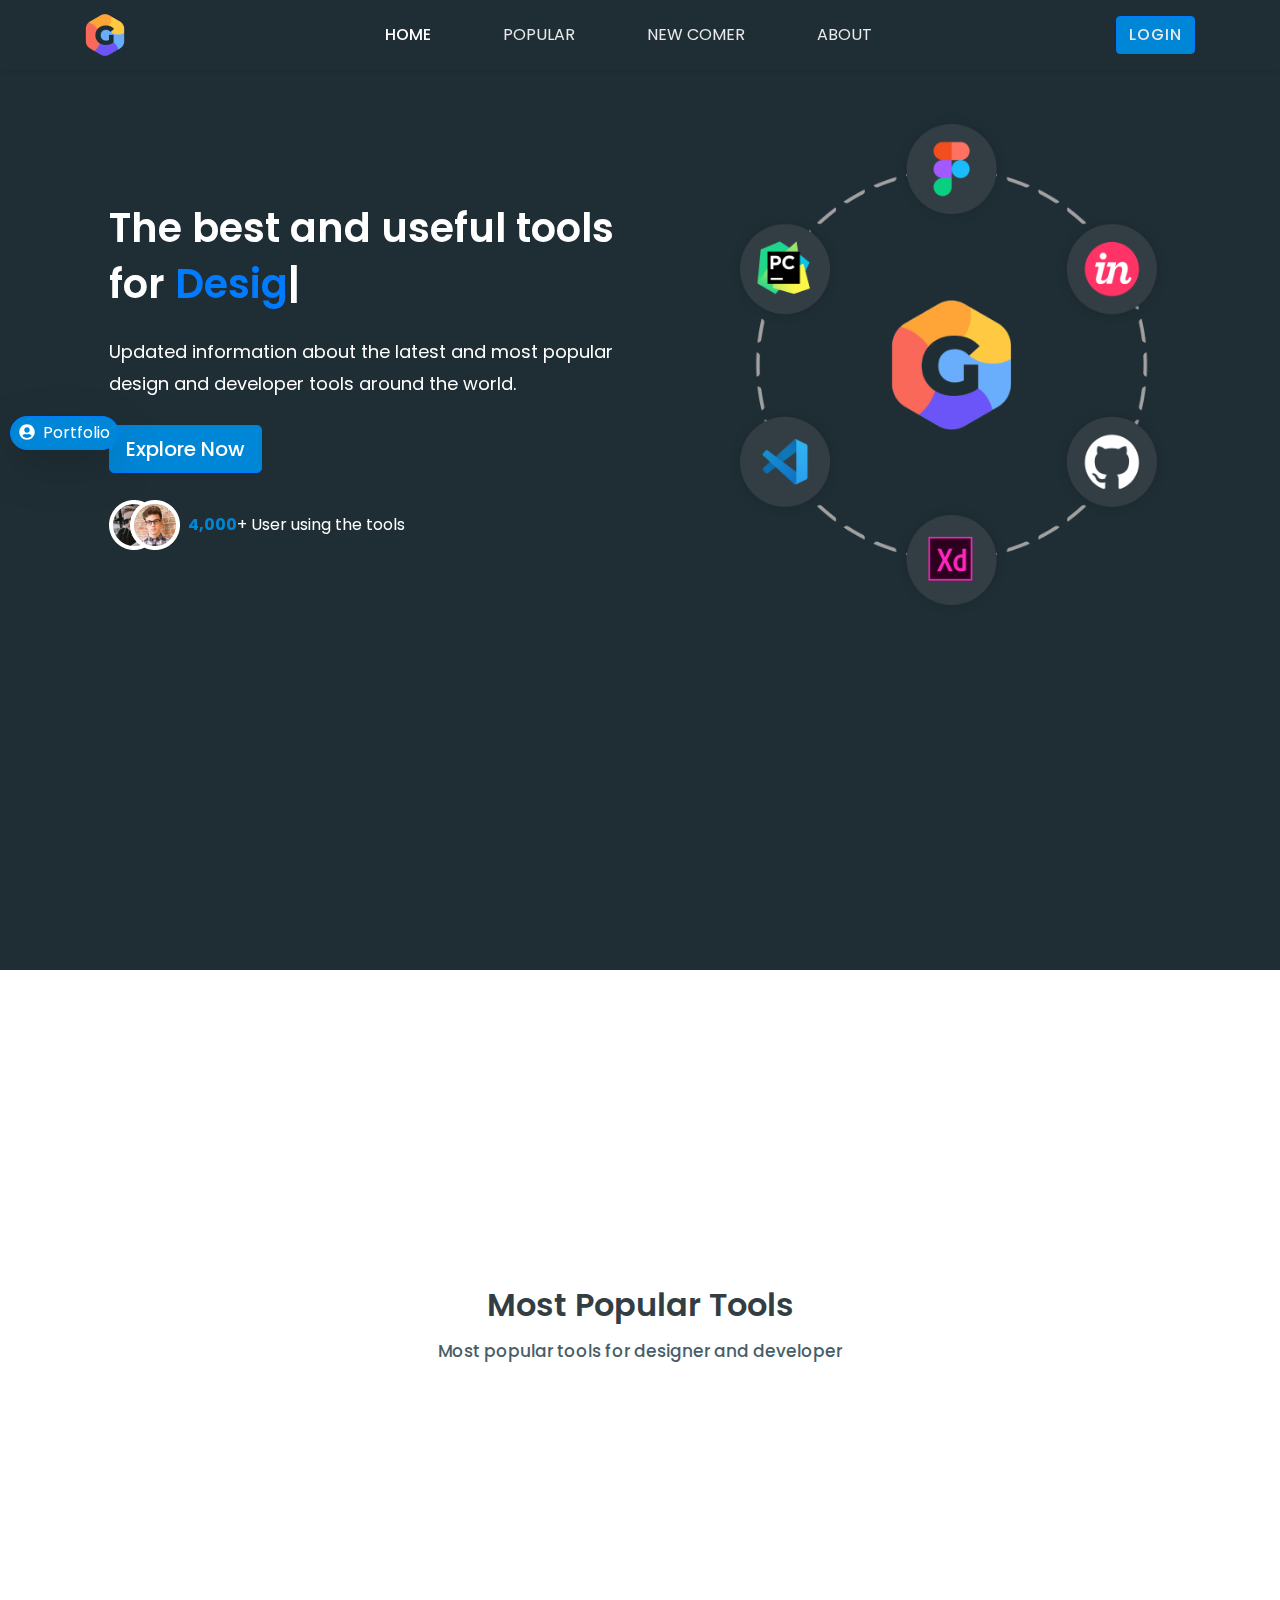
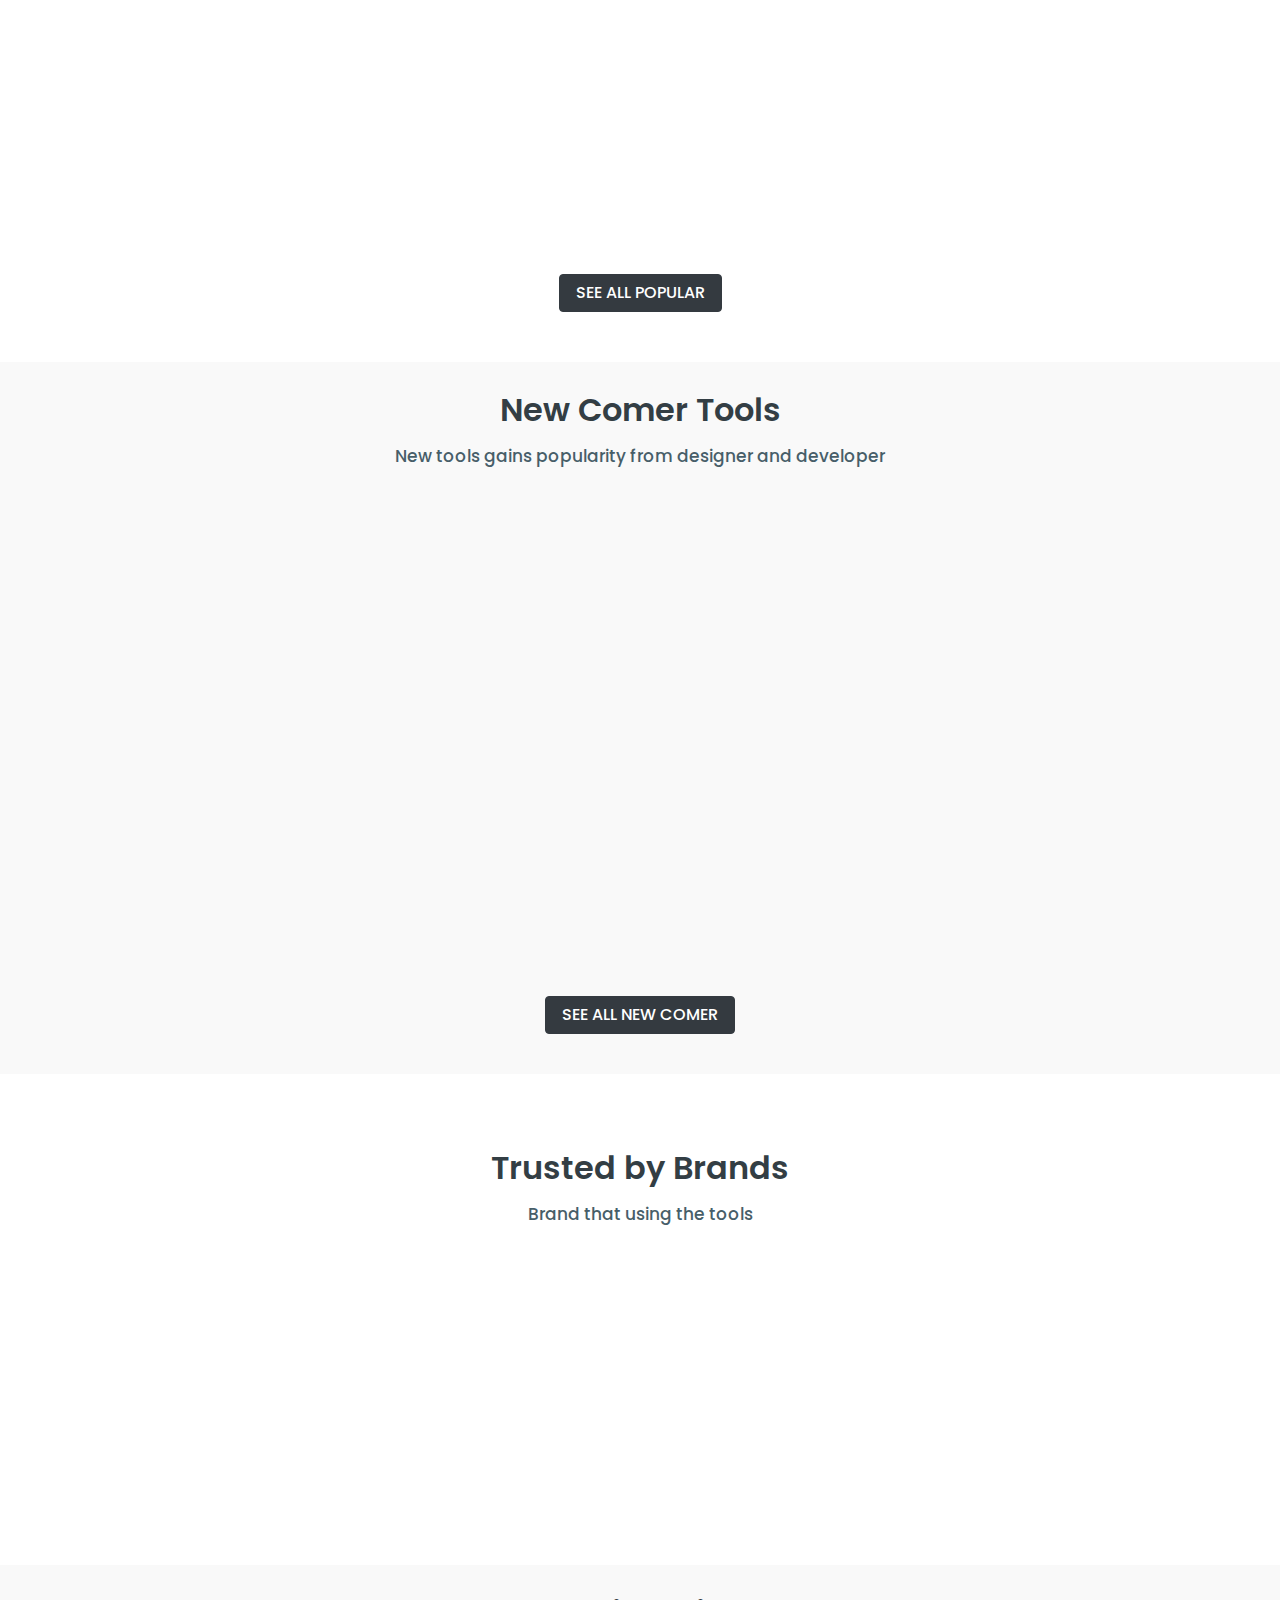
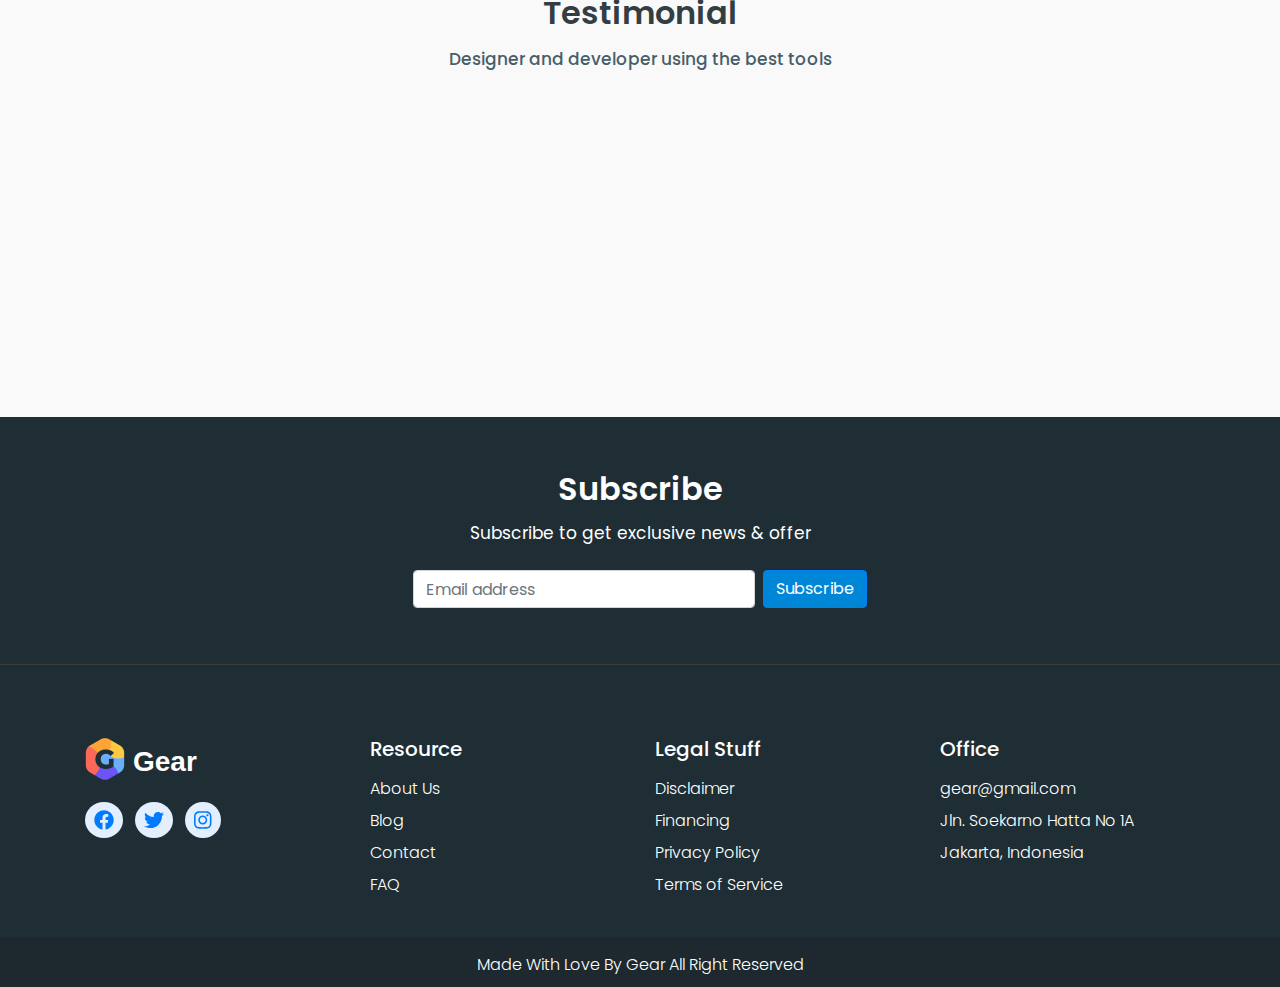
<file: index.html>
<!doctype html>
<html lang="en">

<head>
    <!-- Required meta tags -->
    <meta charset="utf-8">
    <meta name="viewport" content="width=device-width, initial-scale=1">
    <meta property="og:image" content="https://wahidari.vercel.app/asset/img/portfolio/gear/gear.png">

    <!-- Bootstrap CSS -->
    <link href="css/bootstrap.css" rel="stylesheet">

    <!-- Font Awesome CSS -->
    <link rel="stylesheet" href="css/all.css">

    <!-- Google Fonts -->
    <link href="https://fonts.googleapis.com/css2?family=Poppins:wght@300;400;500;600;700&display=swap"
        rel="stylesheet">

    <!-- Animate on Scroll  -->
    <link href="https://unpkg.com/aos@2.3.1/dist/aos.css" rel="stylesheet">

    <!-- Custom Style -->
    <link rel="stylesheet" href="css/style.css">

    <title>Home - Gear</title>
    <link rel="icon" type="image/png" sizes="32x32" href="img/favicon/favicon-16x16.png">
    <link rel="icon" type="image/png" sizes="16x16" href="img/favicon/favicon-32x32.png">
</head>

<body>
    <a href="https://wahidari.vercel.app/" target="_blank" style="bottom: 50%; left: 10px;"
        class="position-fixed btn-float btn btn-primary shadow-lg">
        <i class="fa fa-user-circle mr-2"></i>Portfolio
    </a>
    <!-- Navbar -->
    <nav class="navbar navbar-expand-lg sticky-top shadow-sm bg-dark">
        <div class="container">
            <a class="navbar-brand" href="#">
                <img src="img/logo.png" alt="logo">
            </a>
            <button class="navbar-toggler" type="button" data-toggle="collapse" data-target="#navbarNav"
                aria-controls="navbarNav" aria-expanded="false" aria-label="Toggle navigation">
                <i class="fas fa-bars text-white"></i>
            </button>
            <div class="collapse navbar-collapse" id="navbarNav">
                <ul class="navbar-nav mx-auto">
                    <li class="nav-item center-sm pb-sm">
                        <a class="nav-link active" href="index.html">HOME</a>
                    </li>
                    <li class="nav-item center-sm pb-sm">
                        <a class="nav-link" href="popular.html">POPULAR</a>
                    </li>
                    <li class="nav-item center-sm pb-sm">
                        <a class="nav-link" href="newcomer.html">NEW COMER</a>
                    </li>
                    <li class="nav-item center-sm pb-sm">
                        <a class="nav-link" href="about.html">ABOUT</a>
                    </li>
                </ul>
                <ul class="navbar-nav">
                    <li class="nav-item center-sm pb-sm">
                        <a name="" id="" class="btn btn-primary" href="#" role="button">LOGIN</a>
                    </li>
                </ul>
            </div>
        </div>
    </nav>
    <!-- End Navbar -->

    <!-- Hero  -->
    <section class="hero bg-dark min-vh-100">
        <div class="container">
            <div class="row">
                <div class="col-12 col-lg-6 col-md-6 col-sm-12 my-auto mx-auto order-1 order-lg-0 order-md-0" 
                    data-aos="fade-up">
                    <h1 class="mb-4 text-white">The best and useful tools for <span class="typed text-primary" data-typed-items="Designer., Developer., Business Owner."></span></h1>
                    <!-- <h1 class="mb-4 text-white">Tools for Designer, Developer, and Business Owner</h1> -->
                    <h6 class="mb-4 text-white">Updated information about the latest and most popular design and developer tools
                        around the world.</h6>
                    <div class="center-sm">
                        <a name="" id="" class="btn btn-lg btn-primary mr-3 scrollto" href="#statistic"
                            role="button">Explore Now</a>
                    </div>
                    <div class="d-flex align-items-center justify-content-center justify-content-lg-start mt-4 mb-4">
                        <img src="img/header/avatar.png" alt="avatar" class="mr-2">
                        <p class="mt-3 text-white"><span class="text-blue font-weight-bolder">4,000</span>+ User
                            using the tools</p>
                    </div>
                </div>
                <div class="col-8 col-lg-5 col-md-6 col-sm-8 mx-auto order-0 mb-4" data-aos="fade-down">
                    <img src="img/hero.png" class="img-fluid mb-4" alt="hero image">
                </div>
            </div>
        </div>
    </section>
    <!-- End Hero -->

    <!-- Statistic -->
    <section class="statistic" id="statistic">
        <div class="container">
            <div class="row mt-5">
                <div class="col-12 col-lg-4 col-md-4 mb-4 text-center" data-aos="fade-up" data-aos-delay="100">
                    <h2 class="text-blue">128+</h2>
                    <h4 class="mb-2">Total Tools</h4>
                    <p>Get information of tools that offer free and premium features</p>
                </div>
                <div class="col-12 col-lg-4 col-md-4 mb-4 text-center" data-aos="fade-up" data-aos-delay="300">
                    <h2 class="text-green">32+</h2>
                    <h4 class="mb-2">Free Tools</h4>
                    <p>Explore free tools that would help you achieving something</p>
                </div>
                <div class="col-12 col-lg-4 col-md-4 mb-4 text-center" data-aos="fade-up" data-aos-delay="500">
                    <h2 class="text-red">64+</h2>
                    <h4 class="mb-2">Premium Tools</h4>
                    <p>Need more fully worked feature? lets explore the premium tools</p>
                </div>
            </div>
        </div>
    </section>
    <!-- End Statistic -->

    <!-- Popular -->
    <section class="popular">
        <div class="container">
            <h2 class="text-center">Most Popular Tools</h2>
            <p class="mb-5 text-center">Most popular tools for designer and developer</p>
            <div class="row mt-3">
                <div class="col-12 col-lg-4 col-md-4 mb-4 rounded-lg" data-aos="zoom-in" data-aos-delay="100">
                    <div class="card px-3 py-3">
                        <img src="img/popular/figma.png" class="card-img-top img-fluid">
                        <div class="mt-4">
                            <div class="d-flex justify-content-between align-content-center align-items-center">
                                <h3 class="card-title"><a href="">Figma</a></h3>
                                <h6 class="text-green">FREE</h6>
                            </div>
                            <p class="card-text">Figma helps the teams to create, test, and ship better designs from
                                start to finish.
                            </p>
                            <a type="button" class="btn btn-info border-0 mr-2">Design</a>
                            <a type="button" class="btn btn-info border-0">Development</a>
                        </div>
                    </div>
                </div>
                <div class="col-12 col-lg-4 col-md-4 mb-4 rounded-lg" data-aos="zoom-in" data-aos-delay="300">
                    <div class="card px-3 py-3">
                        <img src="img/popular/xd.png" class="card-img-top img-fluid">
                        <div class="mt-4">
                            <div class="d-flex justify-content-between align-content-center align-items-center">
                                <h3 class="card-title"><a href="">Adobe XD</a></h3>
                                <h6 class="text-warning">PREMIUM</h6>
                            </div>
                            <p class="card-text">Adobe XD is your UI/UX design solution platform for website and mobile
                                app creation.
                            </p>
                            <a type="button" class="btn btn-info border-0 mr-2">Design</a>
                            <a type="button" class="btn btn-info border-0">Development</a>
                        </div>
                    </div>
                </div>
                <div class="col-12 col-lg-4 col-md-4 mb-4 rounded-lg" data-aos="zoom-in" data-aos-delay="500">
                    <div class="card px-3 py-3">
                        <img src="img/popular/invision.png" class="card-img-top img-fluid">
                        <div class="mt-4">
                            <div class="d-flex justify-content-between align-content-center align-items-center">
                                <h3 class="card-title"><a href="">InVision</a></h3>
                                <h6 class="text-blue">FREE 30 DAY</h6>
                            </div>
                            <p class="card-text">InVision is the digital product design platform used to make the
                                world's best customer experiences.
                            </p>
                            <a type="button" class="btn btn-info border-0 mr-2">Design</a>
                            <a type="button" class="btn btn-info border-0">Development</a>
                        </div>
                    </div>
                </div>
            </div>
            <div class="text-center mt-3 mb-4">
                <a href="popular.html" class="btn btn-dark text-center px-3">SEE ALL POPULAR</a>
            </div>
        </div>
    </section>
    <!-- End Popular -->

    <!-- New Comer -->
    <section class="newcomer py-4">
        <div class="container">
            <h2 class="text-center">New Comer Tools</h2>
            <p class="mb-5 text-center">New tools gains popularity from designer and developer</p>
            <div class="row mt-3">
                <div class="col-12 col-lg-6 col-md-6 mb-2 rounded-lg" data-aos="zoom-in" data-aos-delay="300">
                    <div class="card mb-3">
                        <div class="row no-gutters">
                            <div
                                class="col-12 col-sm-4 col-md-4 align-items-center align-content-center align-self-center pl-3">
                                <img src="img/new/Framer.png" class="card-img-top img-fluid">
                            </div>
                            <div class="col-12 col-sm-8 col-md-8">
                                <div class="card-body">
                                    <div class="d-flex justify-content-between align-content-center align-items-center">
                                        <h3 class="card-title"><a href="">Framer</a></h3>
                                        <h6 class="text-green">FREE</h6>
                                    </div>
                                    <p class="card-text">It's prototyping made simple-no code required, browser-based.
                                    </p>
                                    <a type="button" class="btn btn-info border-0 mr-2">Design</a>
                                    <a type="button" class="btn btn-info border-0">Development</a>
                                </div>
                            </div>
                        </div>
                    </div>
                </div>
                <div class="col-12 col-lg-6 col-md-6 mb-4 rounded-lg" data-aos="zoom-in" data-aos-delay="300">
                    <div class="card mb-3">
                        <div class="row no-gutters">
                            <div
                                class="col-12 col-sm-4 col-md-4 align-items-center align-content-center align-self-center pl-3">
                                <img src="img/new/whimsical.png" class="card-img-top img-fluid">
                            </div>
                            <div class="col-12 col-sm-8 col-md-8">
                                <div class="card-body">
                                    <div class="d-flex justify-content-between align-content-center align-items-center">
                                        <h3 class="card-title"><a href="">Whimsical</a></h3>
                                        <h6 class="text-green">FREE</h6>
                                    </div>
                                    <p class="card-text">Communicate visually at the speed of thought – collaborative
                                        flowcharts.
                                    </p>
                                    <a type="button" class="btn btn-info border-0 mr-2">Design</a>
                                    <a type="button" class="btn btn-info border-0">Development</a>
                                </div>
                            </div>
                        </div>
                    </div>
                </div>
                <div class="col-12 col-lg-6 col-md-6 mb-4 rounded-lg" data-aos="zoom-in" data-aos-delay="600">
                    <div class="card mb-3">
                        <div class="row no-gutters">
                            <div
                                class="col-12 col-sm-4 col-md-4 align-items-center align-content-center align-self-center pl-3">
                                <img src="img/new/mindmaster.png" class="card-img-top img-fluid">
                            </div>
                            <div class="col-12 col-sm-8 col-md-8">
                                <div class="card-body">
                                    <div class="d-flex justify-content-between align-content-center align-items-center">
                                        <h3 class="card-title"><a href="">MindMaster</a></h3>
                                        <h6 class="text-blue">FREE 30 DAY</h6>
                                    </div>
                                    <p class="card-text">Full-featured collaborative mind mapping and brainstorming
                                        tool.
                                    </p>
                                    <a type="button" class="btn btn-info border-0 mr-2">Design</a>
                                    <a type="button" class="btn btn-info border-0">Development</a>
                                </div>
                            </div>
                        </div>
                    </div>
                </div>
                <div class="col-12 col-lg-6 col-md-6 mb-4 rounded-lg" data-aos="zoom-in" data-aos-delay="600">
                    <div class="card mb-3">
                        <div class="row no-gutters">
                            <div
                                class="col-12 col-sm-4 col-md-4 align-items-center align-content-center align-self-center pl-3">
                                <img src="img/new/zapier.png" class="card-img-top img-fluid">
                            </div>
                            <div class="col-12 col-sm-8 col-md-8">
                                <div class="card-body">
                                    <div class="d-flex justify-content-between align-content-center align-items-center">
                                        <h3 class="card-title"><a href="">Zapier</a></h3>
                                        <h6 class="text-warning">FREE 30 DAY</h6>
                                    </div>
                                    <p class="card-text">Zapier moves info between your web apps automatically.
                                    </p>
                                    <a type="button" class="btn btn-info border-0 mr-2">Design</a>
                                    <a type="button" class="btn btn-info border-0">Development</a>
                                </div>
                            </div>
                        </div>
                    </div>
                </div>
            </div>
            <div class="text-center mt-3 mb-3">
                <a href="newcomer.html" class="btn btn-dark text-center px-3">SEE ALL NEW COMER</a>
            </div>
        </div>
    </section>
    <!-- End New Comer -->

    <!-- Brand  -->
    <section class="brands">
        <div class="container">
            <h2 class="text-center">Trusted by Brands</h2>
            <p class="mb-4 text-center">Brand that using the tools</p>
            <div class="row mt-5">
                <div class="col-12 col-md-4 text-center mb-4" data-aos="fade-down" data-aos-delay="100">
                    <img src="img/brand/google.png" class="img-fluid mb-3">
                    <p>Search the world's information, including webpages, images, videos and more. Google has many special features to help
                    you find exactly what you're looking</p>
                </div>
                <div class="col-12 col-md-4 text-center mb-4" data-aos="fade-down" data-aos-delay="300">
                    <img src="img/brand/netflix.png" class="img-fluid mb-3">
                    <p>Streaming service that offers a wide variety of award-winning TV shows, movies, anime, documentaries, and more on
                    thousands of internet-connected devices</p>
                </div>
                <div class="col-12 col-md-4 text-center mb-4" data-aos="fade-down" data-aos-delay="500">
                    <img src="img/brand/airbnb.png" class="img-fluid mb-3">
                    <p>American vacation rental online marketplace company based in San Francisco, California. Airbnb maintains and hosts a
                    marketplace</p>
                </div>
            </div>
        </div>
    </section>
    <!-- End Brand  -->

    <!-- Testimoni  -->
    <div class="testimoni py-4">
        <div class="container">
            <h2 class="text-center">Testimonial</h2>
            <p class="mb-4 text-center">Designer and developer using the best tools</p>
            <div class="row mt-5">
                <div class="col-12 col-md-4 mb-4" data-aos="zoom-in" data-aos-delay="100">
                    <div class="card pl-3 pr-2 pt-4 pb-4">
                        <div class="d-flex mb-3 text-warning">
                            <i class="fas fa-star"></i>
                            <i class="fas fa-star"></i>
                            <i class="fas fa-star"></i>
                            <i class="fas fa-star"></i>
                            <i class="fas fa-star-half-alt"></i>
                        </div>
                        <p>Gear Provides powerful information tools for designers, developers, and business owners to be
                            more productive</p>
                        <div class="d-flex align-items-center">
                            <img src="img/testimoni/image.png" class="img-fluid mr-3">
                            <div class="mt-2">
                                <h5>Wahid Ari</h5>
                                <h6>Designer</h6>
                            </div>
                        </div>
                    </div>
                </div>
                <div class="col-12 col-md-4 mb-4" data-aos="zoom-in" data-aos-delay="300">
                    <div class="card pl-3 pr-2 pt-4 pb-4">
                        <div class="d-flex mb-3 text-warning">
                            <i class="fas fa-star"></i>
                            <i class="fas fa-star"></i>
                            <i class="fas fa-star"></i>
                            <i class="fas fa-star"></i>
                            <i class="fas fa-star-half-alt"></i>
                        </div>
                        <p>Gear Provides powerful information tools for designers, developers, and business owners to be
                            more productive
                        </p>
                        <div class="d-flex align-items-center">
                            <img src="img/testimoni/image2.png" class="img-fluid mr-3">
                            <div class="mt-2">
                                <h5>Wahid</h5>
                                <h6>Visual Designer</h6>
                            </div>
                        </div>
                    </div>
                </div>
                <div class="col-12 col-md-4 mb-4" data-aos="zoom-in" data-aos-delay="500">
                    <div class="card pl-3 pr-2 pt-4 pb-4">
                        <div class="d-flex mb-3 text-warning">
                            <i class="fas fa-star"></i>
                            <i class="fas fa-star"></i>
                            <i class="fas fa-star"></i>
                            <i class="fas fa-star"></i>
                            <i class="fas fa-star-half-alt"></i>
                        </div>
                        <p>Gear Provides powerful information tools for designers, developers, and business owners to be
                            more productive
                        </p>
                        <div class="d-flex align-items-center">
                            <img src="img/testimoni/image3.png" class="img-fluid mr-3">
                            <div class="mt-2">
                                <h5>Ari</h5>
                                <h6>UI Designer</h6>
                            </div>
                        </div>
                    </div>
                </div>
            </div>
        </div>
    </div>
    <!-- End Testimoni  -->

    <!-- Subscribe -->
    <section class="subscribe">
        <div class="container py-5">
            <h2 class="text-center">Subscribe</h2>
            <p class="mb-4 text-center">Subscribe to get exclusive news & offer</p>
            <form class="form-inline justify-content-center">
                <label class="sr-only" for="inlineFormInputName2">Email</label>
                <input type="email" class="form-control mb-2 mr-sm-2" id="inlineFormInputName2" placeholder="Email address">
                <button type="submit" class="btn btn-primary mb-2">Subscribe</button>
            </form>
        </div>
    </section>
    <!-- End Subscribe -->

    <!-- Footer -->
    <footer class="page-footer font-small border-top pt-5">

        <!-- Footer Links -->
        <div class="container text-md-left">

            <!-- Grid row -->
            <div class="row">

                <!-- Grid column -->
                <div class="col-lg-3 col-md-3 mx-auto mt-4">
                    <a href="#" class="footer-brand d-flex">
                        <img src="img/logo.png" alt="logo" class="mb-4 mr-2">
                        <h3 class="mt-2 font-weight-bold text-white">Gear</h3>
                    </a>
                    <ul class="list-unstyled list-inline">
                        <li class="list-inline-item">
                            <a class="link-icon" href="#"><i class="fab fa-facebook"></i>
                            </a>
                        </li>
                        <li class="list-inline-item">
                            <a class="link-icon" href="#"><i class="fab fa-twitter"></i>
                            </a>
                        </li>
                        <li class="list-inline-item">
                            <a class="link-icon" href="#"><i class="fab fa-instagram"></i>
                            </a>
                        </li>
                    </ul>
                </div>
                <!-- Grid column -->

                <!-- Grid column -->
                <div class="col-lg-3 col-md-3 mx-auto mt-4">
                    <h5 class="text-white mb-3">Resource</h5>
                    <ul class="list-unstyled">
                        <li>
                            <a href="#!">About Us</a>
                        </li>
                        <li>
                            <a href="#!">Blog</a>
                        </li>
                        <li>
                            <a href="#!">Contact</a>
                        </li>
                        <li>
                            <a href="#!">FAQ</a>
                        </li>
                    </ul>
                </div>
                <!-- Grid column -->

                <!-- Grid column -->
                <div class="col-lg-3 col-md-3 mx-auto mt-4">
                    <h5 class="text-white mb-3">Legal Stuff</h5>
                    <ul class="list-unstyled">
                        <li>
                            <a href="#!">Disclaimer</a>
                        </li>
                        <li>
                            <a href="#!">Financing</a>
                        </li>
                        <li>
                            <a href="#!">Privacy Policy</a>
                        </li>
                        <li>
                            <a href="#!">Terms of Service</a>
                        </li>
                    </ul>
                </div>
                <!-- Grid column -->

                <!-- Grid column -->
                <div class="col-lg-3 col-md-3 mx-auto mt-4">
                    <h5 class="text-white mb-3">Office</h5>
                    <ul class="list-unstyled">
                        <li>
                            <a href="#!">gear@gmail.com</a>
                        </li>
                        <li>
                            Jln. Soekarno Hatta No 1A
                        </li>
                        <li>
                            Jakarta, Indonesia
                        </li>
                    </ul>
                </div>
                <!-- Grid column -->
            </div>
            <!-- Grid row -->

        </div>
        <!-- Footer Links -->

        <!-- Copyright -->
        <div class="footer-copyright text-center text-white pt-3 mt-4 pb-4">Made With Love By Gear All Right Reserved
        </div>
        <!-- Copyright -->

    </footer>
    <!-- End Footer -->

    <!-- Option 2: jQuery, Popper.js, and Bootstrap JS -->
    <script src="js/jquery-3.5.1.min.js"></script>
    <script src="js/popper.min.js"></script>
    <script src="js/bootstrap.js"></script>

    <!-- Font Awesome JS -->
    <script src="js/all.js"></script>

    <!-- Animate on Scroll  -->
    <script src="js/aos.js"></script>
    <script>
        AOS.init({
            easing: 'ease-out-back',
            duration: 1200,
        });
    </script>

    <!-- Typed JS  -->
    <script src="js/typed.min.js"></script>

    <!-- Custom JS -->
    <script src="js/main.js"></script>

</body>

</html>
</file>
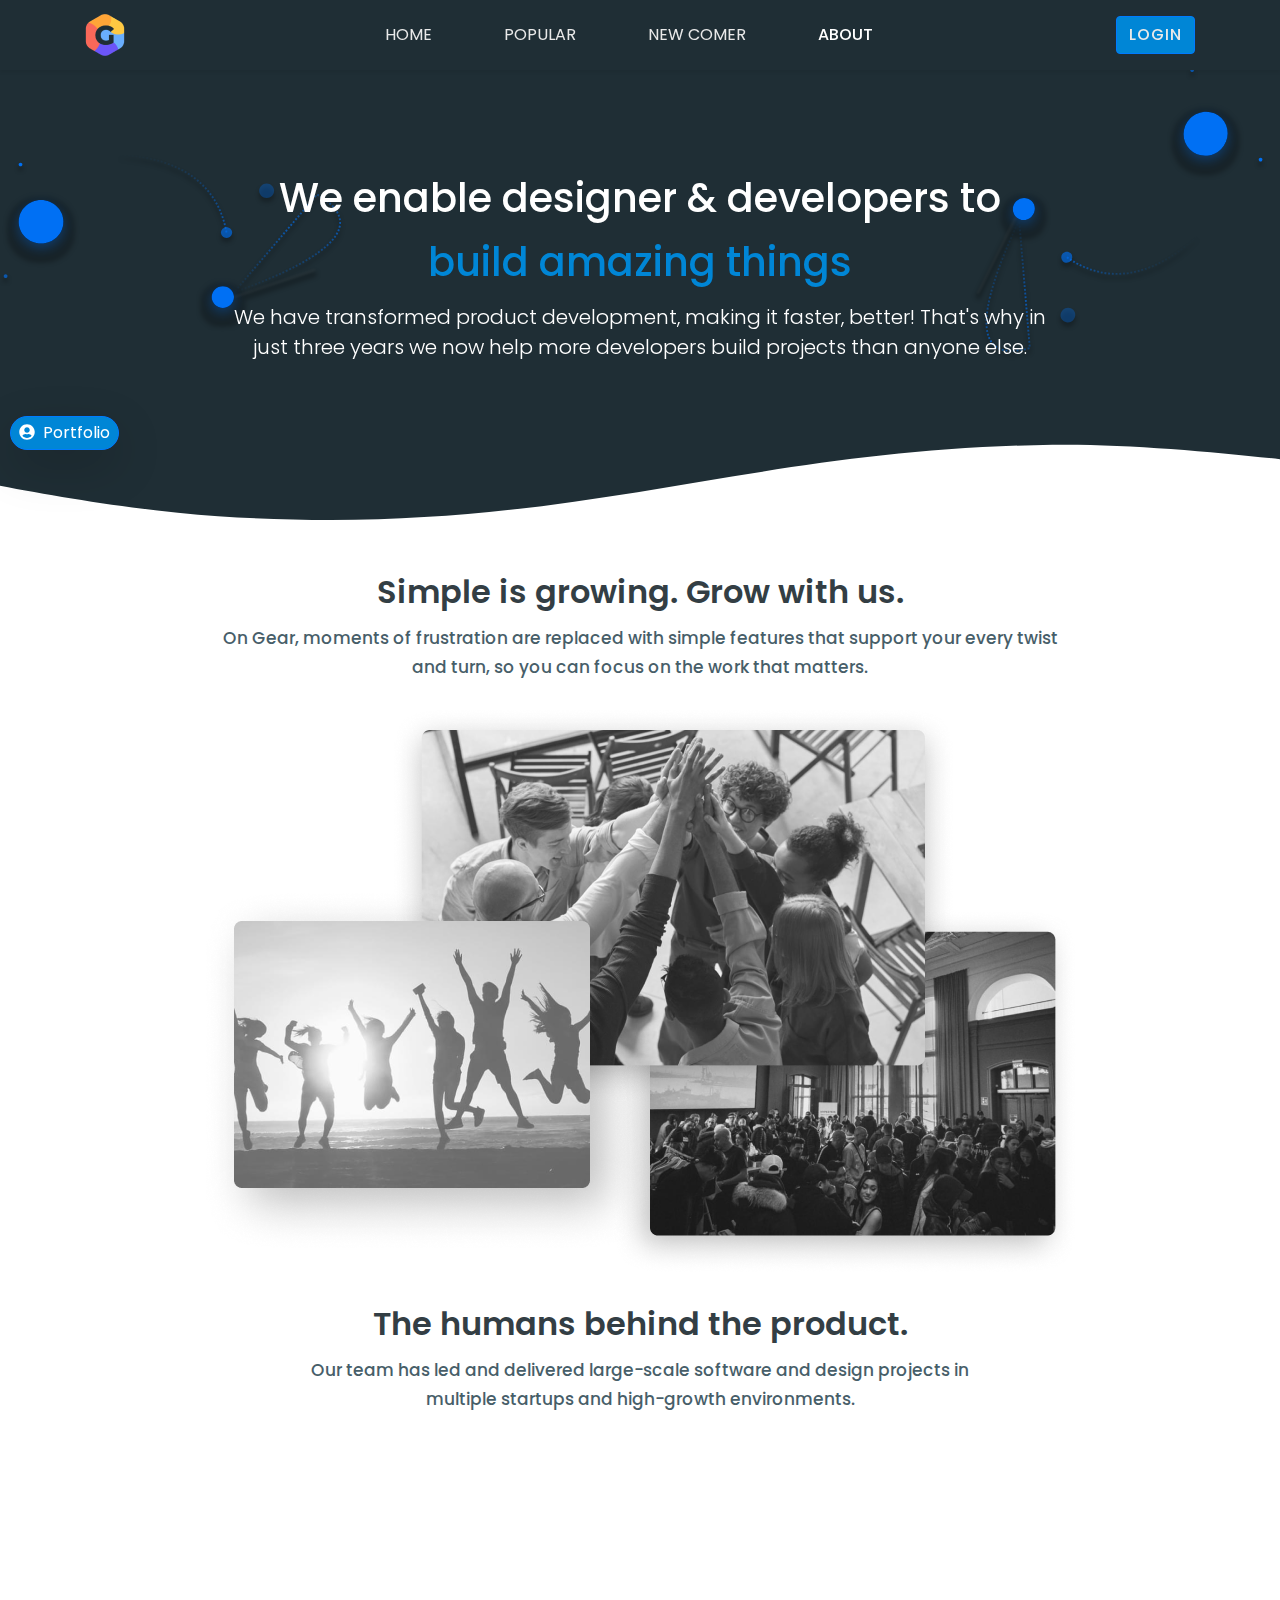
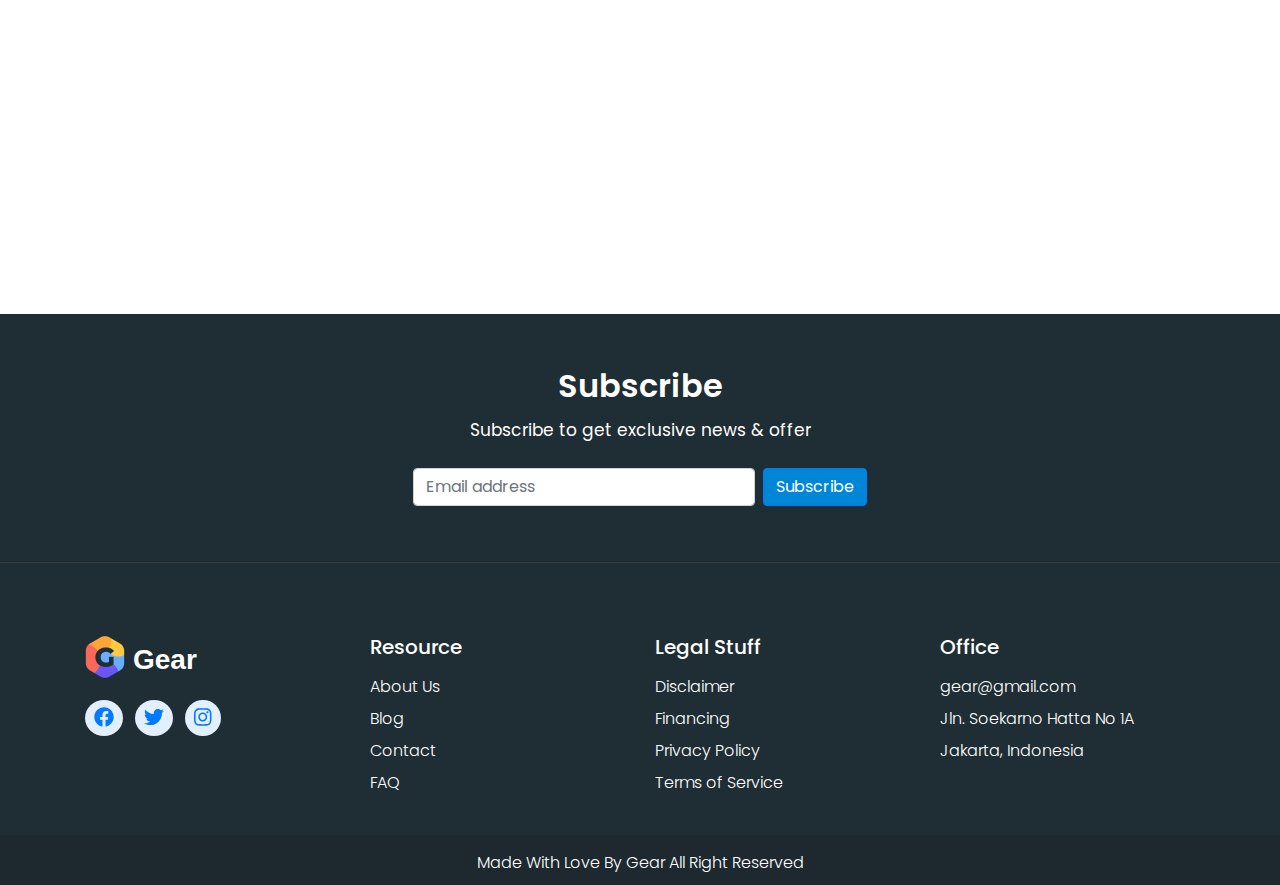
<file: about.html>
<!doctype html>
<html lang="en">

<head>
    <!-- Required meta tags -->
    <meta charset="utf-8">
    <meta name="viewport" content="width=device-width, initial-scale=1">

    <!-- Bootstrap CSS -->
    <link href="css/bootstrap.css" rel="stylesheet">

    <!-- Font Awesome CSS -->
    <link rel="stylesheet" href="css/all.css">

    <!-- Google Fonts -->
    <link href="https://fonts.googleapis.com/css2?family=Poppins:wght@300;400;500;600;700&display=swap"
        rel="stylesheet">

    <!-- Animate on Scroll  -->
    <link href="https://unpkg.com/aos@2.3.1/dist/aos.css" rel="stylesheet">

    <!-- Custom Style -->
    <link rel="stylesheet" href="css/style.css">

    <title>About - Gear</title>
    <link rel="icon" type="image/png" sizes="32x32" href="img/favicon/favicon-16x16.png">
    <link rel="icon" type="image/png" sizes="16x16" href="img/favicon/favicon-32x32.png">
</head>

<body>
    <a href="https://wahidari.vercel.app/" target="_blank" style="bottom: 50%; left: 10px;"
        class="position-fixed btn-float btn btn-primary shadow-lg">
        <i class="fa fa-user-circle mr-2"></i>Portfolio
    </a>
    <!-- Navbar -->
    <nav class="navbar navbar-expand-lg sticky-top shadow-sm bg-dark">
        <div class="container">
            <a class="navbar-brand" href="#">
                <img src="img/logo.png" alt="logo">
            </a>
            <button class="navbar-toggler" type="button" data-toggle="collapse" data-target="#navbarNav"
                aria-controls="navbarNav" aria-expanded="false" aria-label="Toggle navigation">
                <i class="fas fa-bars text-white"></i>
            </button>
            <div class="collapse navbar-collapse" id="navbarNav">
                <ul class="navbar-nav mx-auto">
                    <li class="nav-item center-sm pb-sm">
                        <a class="nav-link" href="index.html">HOME</a>
                    </li>
                    <li class="nav-item center-sm pb-sm">
                        <a class="nav-link" href="popular.html">POPULAR</a>
                    </li>
                    <li class="nav-item center-sm pb-sm">
                        <a class="nav-link" href="newcomer.html">NEW COMER</a>
                    </li>
                    <li class="nav-item center-sm pb-sm">
                        <a class="nav-link active" href="about.html">ABOUT</a>
                    </li>
                </ul>
                <ul class="navbar-nav">
                    <li class="nav-item center-sm pb-sm">
                        <a name="" id="" class="btn btn-primary" href="#" role="button">LOGIN</a>
                    </li>
                </ul>
            </div>
        </div>
    </nav>
    <!-- End Navbar -->

    <!-- Hero  -->
    <header class="masthead3 mb-5">
        <div class="container-fluid">
            <div class="row justify-content-center pt-lg-5 ">
                <div class="col-12 col-lg-8 pt-5 text-center" data-aos="zoom-in">
                    <h1 class="text-white">We enable designer & developers
                    to <br><span class="text-blue">build amazing things</span></h1>
                    <p class="lead text-white">We have transformed product development, making it faster, better! That's why in just three years we now help
                    more developers build projects than anyone else.</p>
                </div>
            </div>
        </div>
    </header>
    <!-- End Hero -->

    <section class="about mb-5">
        <div class="container">
            <h2 class="text-center">Simple is growing. Grow with us.</h2>
            <p class="mb-4 text-center">On Gear, moments of frustration are replaced with simple features that support your every twist <br>and turn, so you can
            focus on the work that matters.</p>
            <div class="text-center mb-4" data-aos="zoom-in" data-aos-delay="100">
                <img src="img/about/team.png" class="img-fluid text-center" alt="">
            </div>
            <h2 class="text-center">The humans behind the product.</h2>
            <p class="mb-4 text-center">Our team has led and delivered large-scale software and design projects in <br>multiple startups and high-growth
            environments.</p>
            <div class="row mt-5">
                <div class="col-12 col-md-4 mb-5 text-center" data-aos="zoom-in" data-aos-delay="300">
                    <img src="img/about/image1.png" class="img-fluid mb-3">
                    <h4>Wahid Ari</h4>
                    <h6 class="text-blue mb-2">CEO & Co-founder</h6>
                    <p class="font-weight-light">known as one of the most visionary legal tech entrepreneurs worldwide.</p>
                    <div class="d-flex justify-content-center">
                        <a href="" class="mx-2 text-dark">Github</a>
                        <a href="" class="mx-2 text-dark">Twitter</a>
                    </div>
                </div>
                <div class="col-12 col-md-4 mb-5 text-center" data-aos="zoom-in" data-aos-delay="500">
                    <img src="img/about/image2.png" class="img-fluid mb-3">
                    <h4>Wahid</h4>
                    <h6 class="text-blue mb-2">Head of Design</h6>
                    <p class="font-weight-light">passionate on distributed work culture, cross-functional product teams and the future of work.</p>
                    <div class="d-flex justify-content-center">
                        <a href="" class="mx-2 text-dark">Github</a>
                        <a href="" class="mx-2 text-dark">Twitter</a>
                    </div>
                </div>
                <div class="col-12 col-md-4 text-center" data-aos="zoom-in" data-aos-delay="700">
                    <img src="img/about/image3.png" class="img-fluid mb-3">
                    <h4>Ari</h4>
                    <h6 class="text-blue mb-2">Front-end Engineer</h6>
                    <p class="font-weight-light">expert on legal innovation, engages actively in debates, and frequently publishes about client-driven</p>
                    <div class="d-flex justify-content-center">
                        <a href="" class="mx-2 text-dark">Github</a>
                        <a href="" class="mx-2 text-dark">Twitter</a>
                    </div>
                </div>
            </div>
        </div>
    </section>

    <!-- Subscribe -->
    <section class="subscribe">
        <div class="container py-5">
            <h2 class="text-center">Subscribe</h2>
            <p class="mb-4 text-center">Subscribe to get exclusive news & offer</p>
            <form class="form-inline justify-content-center">
                <label class="sr-only" for="inlineFormInputName2">Email</label>
                <input type="email" class="form-control mb-2 mr-sm-2" id="inlineFormInputName2" placeholder="Email address">
                <button type="submit" class="btn btn-primary mb-2">Subscribe</button>
            </form>
        </div>
    </section>
    <!-- End Subscribe -->

    <!-- Footer -->
    <footer class="page-footer font-small border-top pt-5">

        <!-- Footer Links -->
        <div class="container text-md-left">

            <!-- Grid row -->
            <div class="row">

                <!-- Grid column -->
                <div class="col-lg-3 col-md-3 mx-auto mt-4">
                    <a href="#" class="footer-brand d-flex">
                        <img src="img/logo.png" alt="logo" class="mb-4 mr-2">
                        <h3 class="mt-2 font-weight-bold text-white">Gear</h3>
                    </a>
                    <ul class="list-unstyled list-inline">
                        <li class="list-inline-item">
                            <a class="link-icon" href="#"><i class="fab fa-facebook"></i>
                            </a>
                        </li>
                        <li class="list-inline-item">
                            <a class="link-icon" href="#"><i class="fab fa-twitter"></i>
                            </a>
                        </li>
                        <li class="list-inline-item">
                            <a class="link-icon" href="#"><i class="fab fa-instagram"></i>
                            </a>
                        </li>
                    </ul>
                </div>
                <!-- Grid column -->

                <!-- Grid column -->
                <div class="col-lg-3 col-md-3 mx-auto mt-4">
                    <h5 class="text-white mb-3">Resource</h5>
                    <ul class="list-unstyled">
                        <li>
                            <a href="#!">About Us</a>
                        </li>
                        <li>
                            <a href="#!">Blog</a>
                        </li>
                        <li>
                            <a href="#!">Contact</a>
                        </li>
                        <li>
                            <a href="#!">FAQ</a>
                        </li>
                    </ul>
                </div>
                <!-- Grid column -->

                <!-- Grid column -->
                <div class="col-lg-3 col-md-3 mx-auto mt-4">
                    <h5 class="text-white mb-3">Legal Stuff</h5>
                    <ul class="list-unstyled">
                        <li>
                            <a href="#!">Disclaimer</a>
                        </li>
                        <li>
                            <a href="#!">Financing</a>
                        </li>
                        <li>
                            <a href="#!">Privacy Policy</a>
                        </li>
                        <li>
                            <a href="#!">Terms of Service</a>
                        </li>
                    </ul>
                </div>
                <!-- Grid column -->

                <!-- Grid column -->
                <div class="col-lg-3 col-md-3 mx-auto mt-4">
                    <h5 class="text-white mb-3">Office</h5>
                    <ul class="list-unstyled">
                        <li>
                            <a href="#!">gear@gmail.com</a>
                        </li>
                        <li>
                            Jln. Soekarno Hatta No 1A
                        </li>
                        <li>
                            Jakarta, Indonesia
                        </li>
                    </ul>
                </div>
                <!-- Grid column -->
            </div>
            <!-- Grid row -->

        </div>
        <!-- Footer Links -->

        <!-- Copyright -->
        <div class="footer-copyright text-center text-white pt-3 mt-4 pb-4">Made With Love By Gear All Right Reserved
        </div>
        <!-- Copyright -->

    </footer>
    <!-- End Footer -->

    <!-- Option 2: jQuery, Popper.js, and Bootstrap JS -->
    <script src="js/jquery-3.5.1.min.js"></script>
    <script src="js/popper.min.js"></script>
    <script src="js/bootstrap.js"></script>

    <!-- Font Awesome JS -->
    <script src="js/all.js"></script>

    <!-- Animate on Scroll  -->
    <script src="js/aos.js"></script>
    <script>
        AOS.init({
            easing: 'ease-out-back',
            duration: 1200,
        });
    </script>

    <!-- Custom JS -->
    <script src="js/main.js"></script>

</body>

</html>
</file>
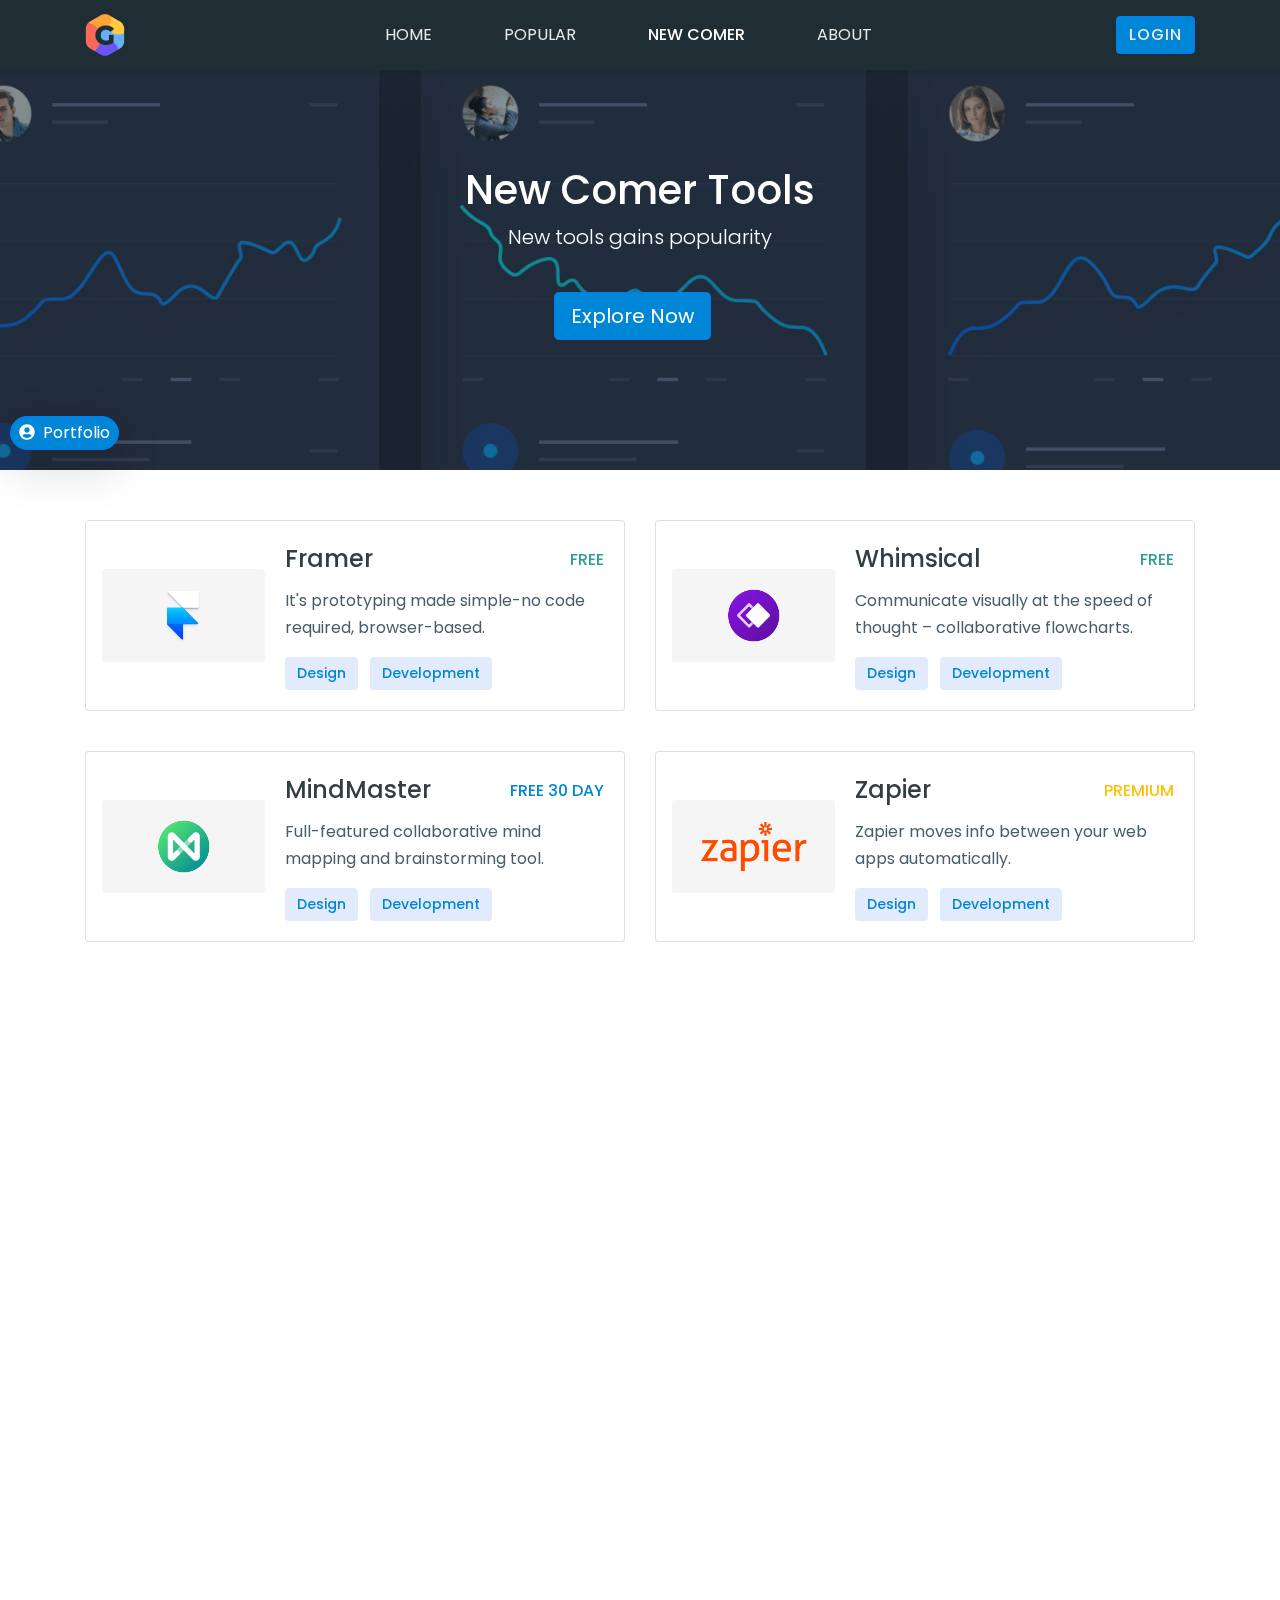
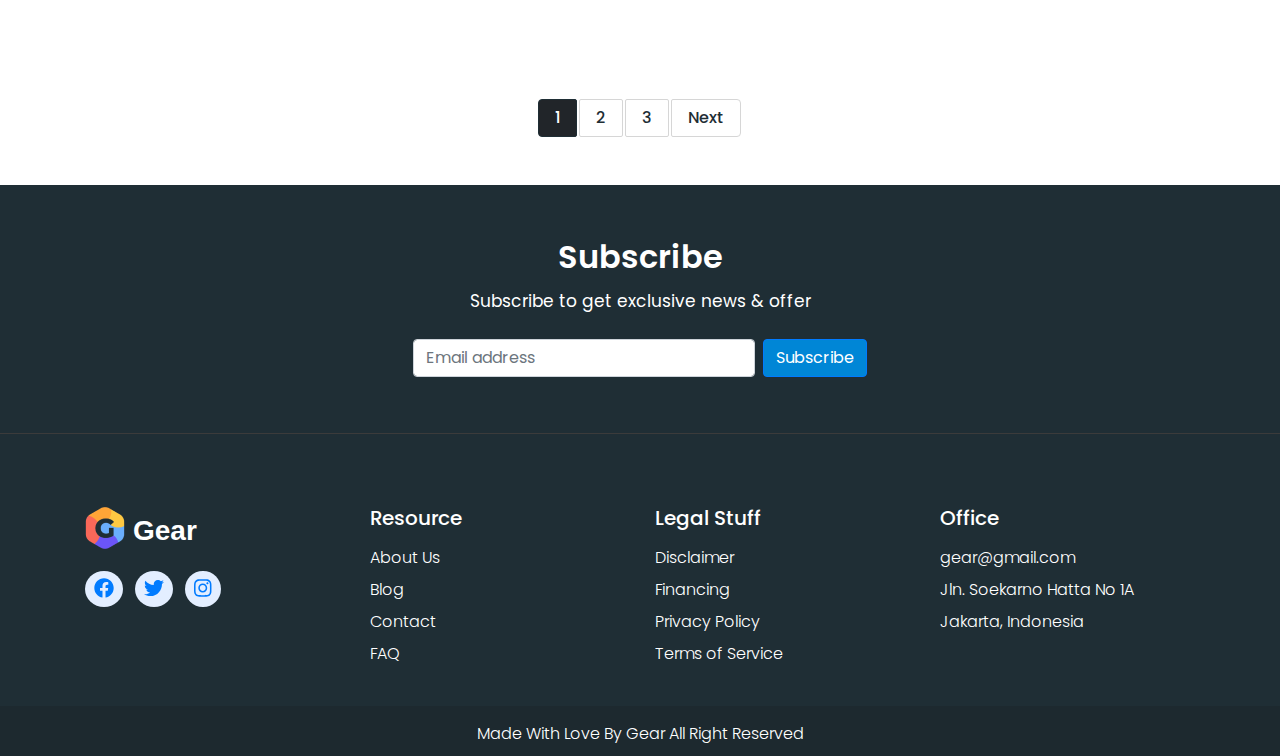
<file: newcomer.html>
<!doctype html>
<html lang="en">

<head>
    <!-- Required meta tags -->
    <meta charset="utf-8">
    <meta name="viewport" content="width=device-width, initial-scale=1">

    <!-- Bootstrap CSS -->
    <link href="css/bootstrap.css" rel="stylesheet">

    <!-- Font Awesome CSS -->
    <link rel="stylesheet" href="css/all.css">

    <!-- Google Fonts -->
    <link href="https://fonts.googleapis.com/css2?family=Poppins:wght@300;400;500;600;700&display=swap"
        rel="stylesheet">

    <!-- Animate on Scroll  -->
    <link href="https://unpkg.com/aos@2.3.1/dist/aos.css" rel="stylesheet">

    <!-- Custom Style -->
    <link rel="stylesheet" href="css/style.css">

    <title>New Comer - Gear</title>
    <link rel="icon" type="image/png" sizes="32x32" href="img/favicon/favicon-16x16.png">
    <link rel="icon" type="image/png" sizes="16x16" href="img/favicon/favicon-32x32.png">
</head>

<body>
    <a href="https://wahidari.vercel.app/" target="_blank" style="bottom: 50%; left: 10px;"
        class="position-fixed btn-float btn btn-primary shadow-lg">
        <i class="fa fa-user-circle mr-2"></i>Portfolio
    </a>
    <!-- Navbar -->
    <nav class="navbar navbar-expand-lg sticky-top shadow-sm bg-dark">
        <div class="container">
            <a class="navbar-brand" href="#">
                <img src="img/logo.png" alt="logo">
            </a>
            <button class="navbar-toggler" type="button" data-toggle="collapse" data-target="#navbarNav"
                aria-controls="navbarNav" aria-expanded="false" aria-label="Toggle navigation">
                <i class="fas fa-bars text-white"></i>
            </button>
            <div class="collapse navbar-collapse" id="navbarNav">
                <ul class="navbar-nav mx-auto">
                    <li class="nav-item center-sm pb-sm">
                        <a class="nav-link" href="index.html">HOME</a>
                    </li>
                    <li class="nav-item center-sm pb-sm">
                        <a class="nav-link" href="popular.html">POPULAR</a>
                    </li>
                    <li class="nav-item center-sm pb-sm">
                        <a class="nav-link active" href="newcomer.html">NEW COMER</a>
                    </li>
                    <li class="nav-item center-sm pb-sm">
                        <a class="nav-link" href="about.html">ABOUT</a>
                    </li>
                </ul>
                <ul class="navbar-nav">
                    <li class="nav-item center-sm pb-sm">
                        <a name="" id="" class="btn btn-primary" href="#" role="button">LOGIN</a>
                    </li>
                </ul>
            </div>
        </div>
    </nav>
    <!-- End Navbar -->

    <!-- Hero  -->
    <header class="masthead2">
        <div class="container pt-5">
            <div class="row h-100 align-items-center mt-5">
                <div class="col-12 text-center"  data-aos="zoom-in">
                    <h1 class="text-white">New Comer Tools</h1>
                    <p class="lead text-white">New tools gains popularity</p>
                    <a name="" id="" class="btn btn-lg btn-primary mr-3 mt-4 scrollto" href="#popular" role="button">Explore
                        Now</a>
                </div>
            </div>
        </div>
    </header>
    <!-- End Hero -->

    <!-- New Comer -->
    <section class="newcomer" id="popular" style="background-color: #FFFFFF;">
        <div class="container">
            <div class="row">
                <div class="col-12 col-lg-6 col-md-6 mb-2 rounded-lg" data-aos="zoom-in" data-aos-delay="100">
                    <div class="card mb-3">
                        <div class="row no-gutters">
                            <div
                                class="col-12 col-sm-4 col-md-4 align-items-center align-content-center align-self-center pl-3">
                                <img src="img/new/Framer.png" class="card-img-top img-fluid">
                            </div>
                            <div class="col-12 col-sm-8 col-md-8">
                                <div class="card-body">
                                    <div class="d-flex justify-content-between align-content-center align-items-center">
                                        <h3 class="card-title"><a href="">Framer</a></h3>
                                        <h6 class="text-green">FREE</h6>
                                    </div>
                                    <p class="card-text">It's prototyping made simple-no code required, browser-based.
                                    </p>
                                    <a type="button" class="btn btn-info border-0 mr-2">Design</a>
                                    <a type="button" class="btn btn-info border-0">Development</a>
                                </div>
                            </div>
                        </div>
                    </div>
                </div>
                <div class="col-12 col-lg-6 col-md-6 mb-4 rounded-lg" data-aos="zoom-in" data-aos-delay="100">
                    <div class="card mb-3">
                        <div class="row no-gutters">
                            <div
                                class="col-12 col-sm-4 col-md-4 align-items-center align-content-center align-self-center pl-3">
                                <img src="img/new/whimsical.png" class="card-img-top img-fluid">
                            </div>
                            <div class="col-12 col-sm-8 col-md-8">
                                <div class="card-body">
                                    <div class="d-flex justify-content-between align-content-center align-items-center">
                                        <h3 class="card-title"><a href="">Whimsical</a></h3>
                                        <h6 class="text-green">FREE</h6>
                                    </div>
                                    <p class="card-text">Communicate visually at the speed of thought – collaborative
                                        flowcharts.
                                    </p>
                                    <a type="button" class="btn btn-info border-0 mr-2">Design</a>
                                    <a type="button" class="btn btn-info border-0">Development</a>
                                </div>
                            </div>
                        </div>
                    </div>
                </div>
                <div class="col-12 col-lg-6 col-md-6 mb-4 rounded-lg" data-aos="zoom-in" data-aos-delay="200">
                    <div class="card mb-3">
                        <div class="row no-gutters">
                            <div
                                class="col-12 col-sm-4 col-md-4 align-items-center align-content-center align-self-center pl-3">
                                <img src="img/new/mindmaster.png" class="card-img-top img-fluid">
                            </div>
                            <div class="col-12 col-sm-8 col-md-8">
                                <div class="card-body">
                                    <div class="d-flex justify-content-between align-content-center align-items-center">
                                        <h3 class="card-title"><a href="">MindMaster</a></h3>
                                        <h6 class="text-blue">FREE 30 DAY</h6>
                                    </div>
                                    <p class="card-text">Full-featured collaborative mind mapping and brainstorming
                                        tool.
                                    </p>
                                    <a type="button" class="btn btn-info border-0 mr-2">Design</a>
                                    <a type="button" class="btn btn-info border-0">Development</a>
                                </div>
                            </div>
                        </div>
                    </div>
                </div>
                <div class="col-12 col-lg-6 col-md-6 mb-4 rounded-lg" data-aos="zoom-in" data-aos-delay="200">
                    <div class="card mb-3">
                        <div class="row no-gutters">
                            <div
                                class="col-12 col-sm-4 col-md-4 align-items-center align-content-center align-self-center pl-3">
                                <img src="img/new/zapier.png" class="card-img-top img-fluid">
                            </div>
                            <div class="col-12 col-sm-8 col-md-8">
                                <div class="card-body">
                                    <div class="d-flex justify-content-between align-content-center align-items-center">
                                        <h3 class="card-title"><a href="">Zapier</a></h3>
                                        <h6 class="text-warning">PREMIUM</h6>
                                    </div>
                                    <p class="card-text">Zapier moves info between your web apps automatically.
                                    </p>
                                    <a type="button" class="btn btn-info border-0 mr-2">Design</a>
                                    <a type="button" class="btn btn-info border-0">Development</a>
                                </div>
                            </div>
                        </div>
                    </div>
                </div>
                <div class="col-12 col-lg-6 col-md-6 mb-4 rounded-lg" data-aos="zoom-in" data-aos-delay="300">
                    <div class="card mb-3">
                        <div class="row no-gutters">
                            <div class="col-12 col-sm-4 col-md-4 align-items-center align-content-center align-self-center pl-3">
                                <img src="img/new/atom.png" class="card-img-top img-fluid">
                            </div>
                            <div class="col-12 col-sm-8 col-md-8">
                                <div class="card-body">
                                    <div class="d-flex justify-content-between align-content-center align-items-center">
                                        <h3 class="card-title">Atom<a href=""></a></h3>
                                        <h6 class="text-green">FREE</h6>
                                    </div>
                                    <p class="card-text">Atom is a Full-featured collaborative desktop text editor
                                    </p>
                                    <a type="button" class="btn btn-info border-0 mr-2">Design</a>
                                    <a type="button" class="btn btn-info border-0">Development</a>
                                </div>
                            </div>
                        </div>
                    </div>
                </div>
                <div class="col-12 col-lg-6 col-md-6 mb-4 rounded-lg" data-aos="zoom-in" data-aos-delay="300">
                    <div class="card mb-3">
                        <div class="row no-gutters">
                            <div class="col-12 col-sm-4 col-md-4 align-items-center align-content-center align-self-center pl-3">
                                <img src="img/new/marvel.png" class="card-img-top img-fluid">
                            </div>
                            <div class="col-12 col-sm-8 col-md-8">
                                <div class="card-body">
                                    <div class="d-flex justify-content-between align-content-center align-items-center">
                                        <h3 class="card-title"><a href="">Marvel</a></h3>
                                        <h6 class="text-warning">PREMIUM</h6>
                                    </div>
                                    <p class="card-text">Marvel is web design tool that’s great for producing quick ideas.
                                    </p>
                                    <a type="button" class="btn btn-info border-0 mr-2">Design</a>
                                    <a type="button" class="btn btn-info border-0">Development</a>
                                </div>
                            </div>
                        </div>
                    </div>
                </div>
                <div class="col-12 col-lg-6 col-md-6 mb-4 rounded-lg" data-aos="zoom-in" data-aos-delay="400">
                    <div class="card mb-3">
                        <div class="row no-gutters">
                            <div class="col-12 col-sm-4 col-md-4 align-items-center align-content-center align-self-center pl-3">
                                <img src="img/new/protopie.png" class="card-img-top img-fluid">
                            </div>
                            <div class="col-12 col-sm-8 col-md-8">
                                <div class="card-body">
                                    <div class="d-flex justify-content-between align-content-center align-items-center">
                                        <h3 class="card-title"><a href="">ProtoPie</a></h3>
                                        <h6 class="text-blue">FREE 30 DAY</h6>
                                    </div>
                                    <p class="card-text">ProtoPie allows to create complex interactions design’s.
                                    </p>
                                    <a type="button" class="btn btn-info border-0 mr-2">Design</a>
                                    <a type="button" class="btn btn-info border-0">Development</a>
                                </div>
                            </div>
                        </div>
                    </div>
                </div>
                <div class="col-12 col-lg-6 col-md-6 mb-4 rounded-lg" data-aos="zoom-in" data-aos-delay="400">
                    <div class="card mb-3">
                        <div class="row no-gutters">
                            <div class="col-12 col-sm-4 col-md-4 align-items-center align-content-center align-self-center pl-3">
                                <img src="img/new/mockflow.png" class="card-img-top img-fluid">
                            </div>
                            <div class="col-12 col-sm-8 col-md-8">
                                <div class="card-body">
                                    <div class="d-flex justify-content-between align-content-center align-items-center">
                                        <h3 class="card-title"><a href="">Mockflow</a></h3>
                                        <h6 class="text-blue">FREE 30 DAY</h6>
                                    </div>
                                    <p class="card-text">MockFlow is a suite of applications for wireframing and planning websites.
                                    </p>
                                    <a type="button" class="btn btn-info border-0 mr-2">Design</a>
                                    <a type="button" class="btn btn-info border-0">Development</a>
                                </div>
                            </div>
                        </div>
                    </div>
                </div>
                <div class="col-12 col-lg-6 col-md-6 mb-4 rounded-lg" data-aos="zoom-in" data-aos-delay="500">
                    <div class="card mb-3">
                        <div class="row no-gutters">
                            <div class="col-12 col-sm-4 col-md-4 align-items-center align-content-center align-self-center pl-3">
                                <img src="img/new/justinmind.png" class="card-img-top img-fluid">
                            </div>
                            <div class="col-12 col-sm-8 col-md-8">
                                <div class="card-body">
                                    <div class="d-flex justify-content-between align-content-center align-items-center">
                                        <h3 class="card-title"><a href="">Justinmind</a></h3>
                                        <h6 class="text-warning">PREMIUM</h6>
                                    </div>
                                    <p class="card-text">Justinmind will help with prototyping, and integrates with other tools.
                                    </p>
                                    <a type="button" class="btn btn-info border-0 mr-2">Design</a>
                                    <a type="button" class="btn btn-info border-0">Development</a>
                                </div>
                            </div>
                        </div>
                    </div>
                </div>
                <div class="col-12 col-lg-6 col-md-6 mb-4 rounded-lg" data-aos="zoom-in" data-aos-delay="500">
                    <div class="card mb-3">
                        <div class="row no-gutters">
                            <div class="col-12 col-sm-4 col-md-4 align-items-center align-content-center align-self-center pl-3">
                                <img src="img/new/interplay.png" class="card-img-top img-fluid">
                            </div>
                            <div class="col-12 col-sm-8 col-md-8">
                                <div class="card-body">
                                    <div class="d-flex justify-content-between align-content-center align-items-center">
                                        <h3 class="card-title"><a href="">Interplay</a></h3>
                                        <h6 class="text-green">FREE</h6>
                                    </div>
                                    <p class="card-text">Prototyping system that improves communication and collaboration.
                                    </p>
                                    <a type="button" class="btn btn-info border-0 mr-2">Design</a>
                                    <a type="button" class="btn btn-info border-0">Development</a>
                                </div>
                            </div>
                        </div>
                    </div>
                </div>
            </div>
            <div class="text-center mt-4 mb-5">
                <nav aria-label="Page navigation example">
                    <ul class="pagination justify-content-center">
                        <!-- <li class="page-item"><a class="page-link" href="#">Previous</a></li> -->
                        <li class="page-item active"><a class="page-link" href="#">1</a></li>
                        <li class="page-item"><a class="page-link" href="#">2</a></li>
                        <li class="page-item"><a class="page-link" href="#">3</a></li>
                        <li class="page-item"><a class="page-link" href="#">Next</a></li>
                    </ul>
                </nav>
            </div>
        </div>
    </section>
    <!-- End New Comer -->

    <!-- Subscribe -->
    <section class="subscribe">
        <div class="container py-5">
            <h2 class="text-center">Subscribe</h2>
            <p class="mb-4 text-center">Subscribe to get exclusive news & offer</p>
            <form class="form-inline justify-content-center">
                <label class="sr-only" for="inlineFormInputName2">Email</label>
                <input type="email" class="form-control mb-2 mr-sm-2" id="inlineFormInputName2" placeholder="Email address">
                <button type="submit" class="btn btn-primary mb-2">Subscribe</button>
            </form>
        </div>
    </section>
    <!-- End Subscribe -->

    <!-- Footer -->
    <footer class="page-footer font-small border-top pt-5">

        <!-- Footer Links -->
        <div class="container text-md-left">

            <!-- Grid row -->
            <div class="row">

                <!-- Grid column -->
                <div class="col-lg-3 col-md-3 mx-auto mt-4">
                    <a href="#" class="footer-brand d-flex">
                        <img src="img/logo.png" alt="logo" class="mb-4 mr-2">
                        <h3 class="mt-2 font-weight-bold text-white">Gear</h3>
                    </a>
                    <ul class="list-unstyled list-inline">
                        <li class="list-inline-item">
                            <a class="link-icon" href="#"><i class="fab fa-facebook"></i>
                            </a>
                        </li>
                        <li class="list-inline-item">
                            <a class="link-icon" href="#"><i class="fab fa-twitter"></i>
                            </a>
                        </li>
                        <li class="list-inline-item">
                            <a class="link-icon" href="#"><i class="fab fa-instagram"></i>
                            </a>
                        </li>
                    </ul>
                </div>
                <!-- Grid column -->

                <!-- Grid column -->
                <div class="col-lg-3 col-md-3 mx-auto mt-4">
                    <h5 class="text-white mb-3">Resource</h5>
                    <ul class="list-unstyled">
                        <li>
                            <a href="#!">About Us</a>
                        </li>
                        <li>
                            <a href="#!">Blog</a>
                        </li>
                        <li>
                            <a href="#!">Contact</a>
                        </li>
                        <li>
                            <a href="#!">FAQ</a>
                        </li>
                    </ul>
                </div>
                <!-- Grid column -->

                <!-- Grid column -->
                <div class="col-lg-3 col-md-3 mx-auto mt-4">
                    <h5 class="text-white mb-3">Legal Stuff</h5>
                    <ul class="list-unstyled">
                        <li>
                            <a href="#!">Disclaimer</a>
                        </li>
                        <li>
                            <a href="#!">Financing</a>
                        </li>
                        <li>
                            <a href="#!">Privacy Policy</a>
                        </li>
                        <li>
                            <a href="#!">Terms of Service</a>
                        </li>
                    </ul>
                </div>
                <!-- Grid column -->

                <!-- Grid column -->
                <div class="col-lg-3 col-md-3 mx-auto mt-4">
                    <h5 class="text-white mb-3">Office</h5>
                    <ul class="list-unstyled">
                        <li>
                            <a href="#!">gear@gmail.com</a>
                        </li>
                        <li>
                            Jln. Soekarno Hatta No 1A
                        </li>
                        <li>
                            Jakarta, Indonesia
                        </li>
                    </ul>
                </div>
                <!-- Grid column -->
            </div>
            <!-- Grid row -->

        </div>
        <!-- Footer Links -->

        <!-- Copyright -->
        <div class="footer-copyright text-center text-white pt-3 mt-4 pb-4">Made With Love By Gear All Right Reserved
        </div>
        <!-- Copyright -->

    </footer>
    <!-- End Footer -->

    <!-- Option 2: jQuery, Popper.js, and Bootstrap JS -->
    <script src="js/jquery-3.5.1.min.js"></script>
    <script src="js/popper.min.js"></script>
    <script src="js/bootstrap.js"></script>

    <!-- Font Awesome JS -->
    <script src="js/all.js"></script>

    <!-- Animate on Scroll  -->
    <script src="js/aos.js"></script>
    <script>
        AOS.init({
            easing: 'ease-out-back',
            duration: 1200,
        });
    </script>

    <!-- Custom JS -->
    <script src="js/main.js"></script>

</body>

</html>
</file>
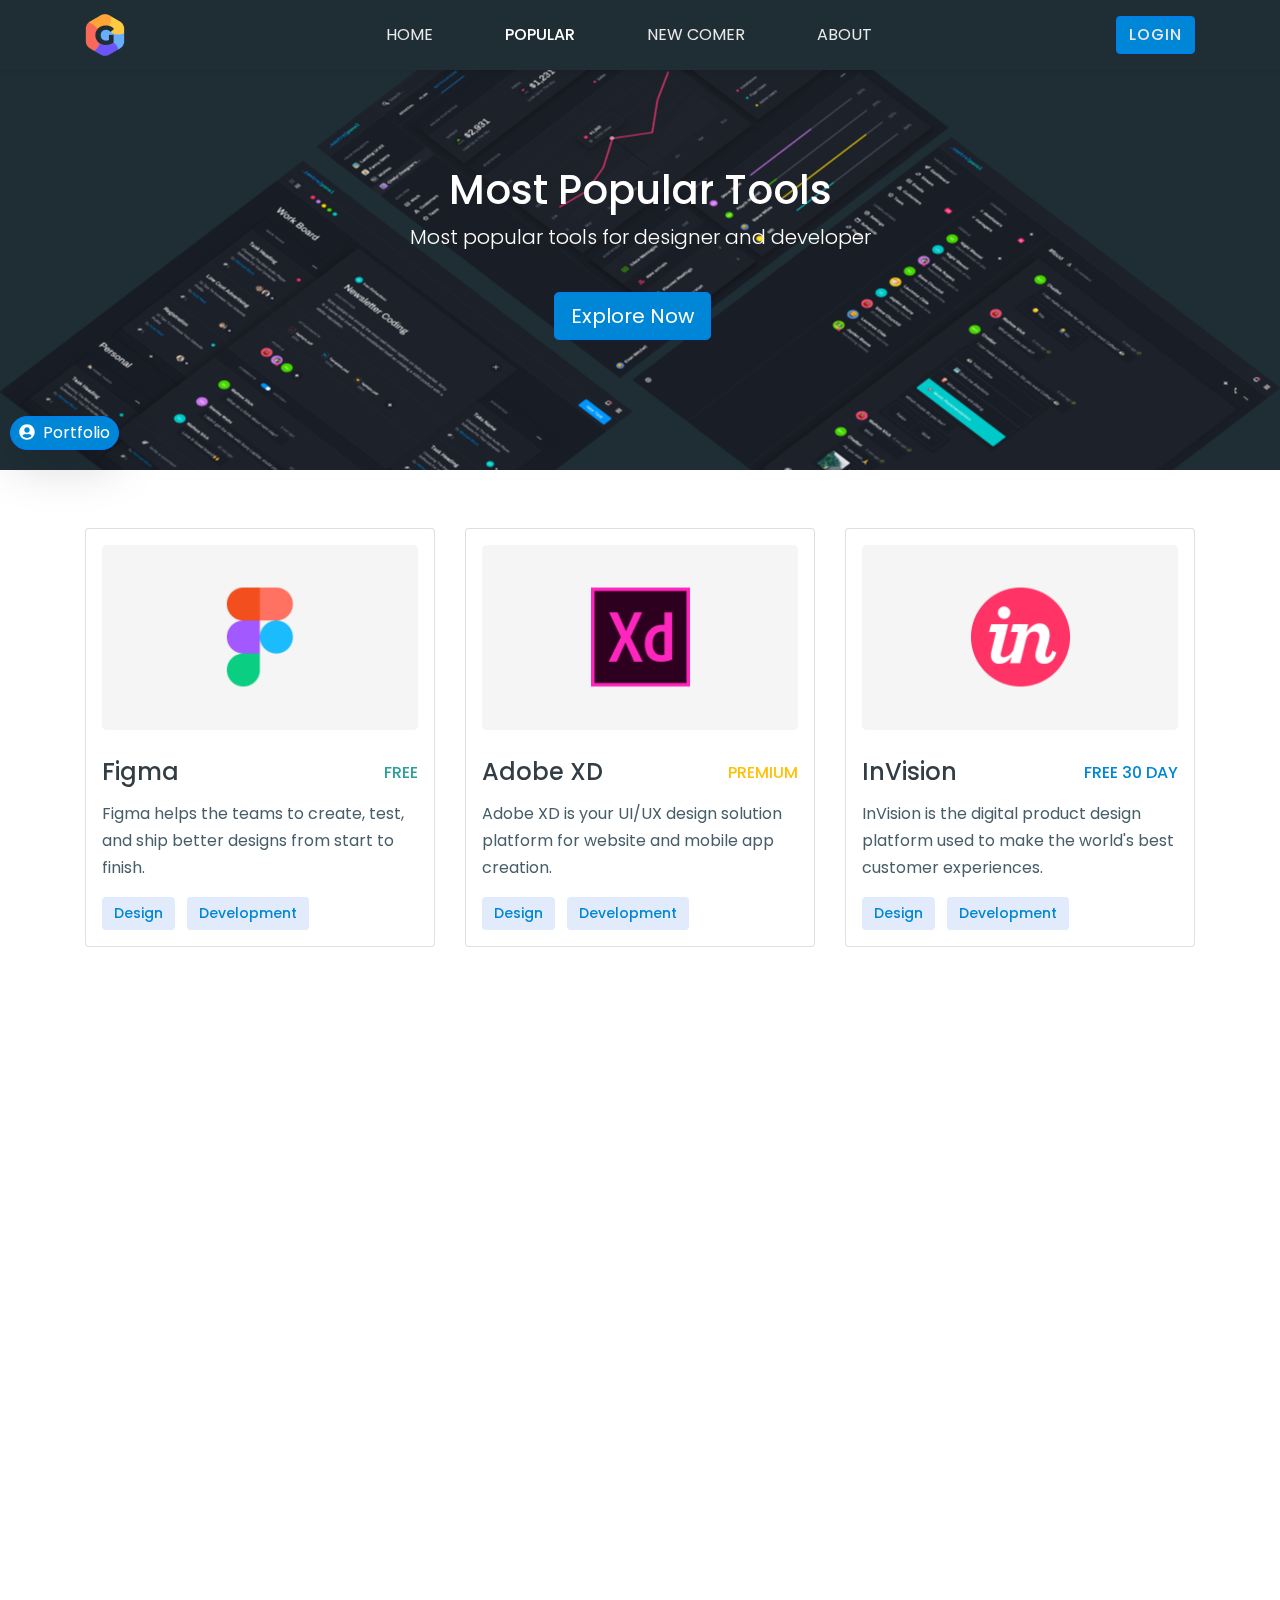
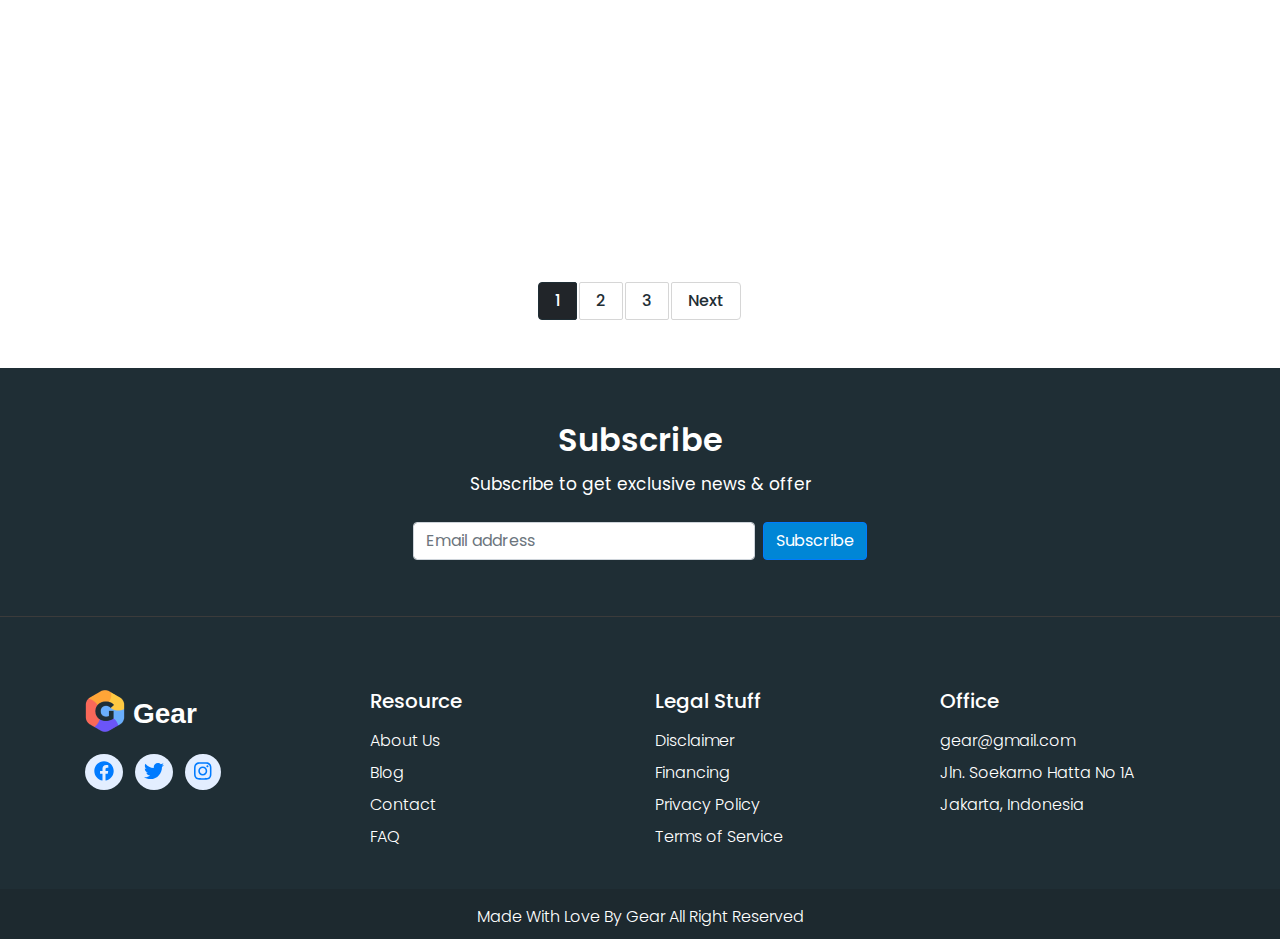
<file: popular.html>
<!doctype html>
<html lang="en">

<head>
    <!-- Required meta tags -->
    <meta charset="utf-8">
    <meta name="viewport" content="width=device-width, initial-scale=1">

    <!-- Bootstrap CSS -->
    <link href="css/bootstrap.css" rel="stylesheet">

    <!-- Font Awesome CSS -->
    <link rel="stylesheet" href="css/all.css">

    <!-- Google Fonts -->
    <link href="https://fonts.googleapis.com/css2?family=Poppins:wght@300;400;500;600;700&display=swap"
        rel="stylesheet">

    <!-- Animate on Scroll  -->
    <link href="https://unpkg.com/aos@2.3.1/dist/aos.css" rel="stylesheet">

    <!-- Custom Style -->
    <link rel="stylesheet" href="css/style.css">

    <title>Popular - Gear</title>
    <link rel="icon" type="image/png" sizes="32x32" href="img/favicon/favicon-16x16.png">
    <link rel="icon" type="image/png" sizes="16x16" href="img/favicon/favicon-32x32.png">
</head>

<body>
    <a href="https://wahidari.vercel.app/" target="_blank" style="bottom: 50%; left: 10px;"
        class="position-fixed btn-float btn btn-primary shadow-lg">
        <i class="fa fa-user-circle mr-2"></i>Portfolio
    </a>
    <!-- Navbar -->
    <nav class="navbar navbar-expand-lg sticky-top shadow-sm bg-dark">
        <div class="container">
            <a class="navbar-brand" href="#">
                <img src="img/logo.png" alt="logo">
            </a>
            <button class="navbar-toggler" type="button" data-toggle="collapse" data-target="#navbarNav"
                aria-controls="navbarNav" aria-expanded="false" aria-label="Toggle navigation">
                <i class="fas fa-bars text-white"></i>
            </button>
            <div class="collapse navbar-collapse" id="navbarNav">
                <ul class="navbar-nav mx-auto">
                    <li class="nav-item center-sm pb-sm">
                        <a class="nav-link" href="index.html">HOME</a>
                    </li>
                    <li class="nav-item center-sm pb-sm">
                        <a class="nav-link active" href="popular.html">POPULAR</a>
                    </li>
                    <li class="nav-item center-sm pb-sm">
                        <a class="nav-link" href="newcomer.html">NEW COMER</a>
                    </li>
                    <li class="nav-item center-sm pb-sm">
                        <a class="nav-link" href="about.html">ABOUT</a>
                    </li>
                </ul>
                <ul class="navbar-nav">
                    <li class="nav-item center-sm pb-sm">
                        <a name="" id="" class="btn btn-primary" href="#" role="button">LOGIN</a>
                    </li>
                </ul>
            </div>
        </div>
    </nav>
    <!-- End Navbar -->

    <!-- Hero  -->
    <header class="masthead">
        <div class="container pt-5">
            <div class="row h-100 align-items-center mt-5">
                <div class="col-12 text-center" data-aos="zoom-in">
                    <h1 class="text-white">Most Popular Tools</h1>
                    <p class="lead text-white">Most popular tools for designer and developer</p>
                    <a name="" id="" class="btn btn-lg btn-primary mr-3 mt-4 scrollto" href="#popular" role="button">Explore Now</a>
                </div>
            </div>
        </div>
    </header>
    <!-- End Hero -->

    <!-- Popular -->
    <section class="popular pt-2" id="popular">
        <div class="container">
            <div class="row">
                <div class="col-12 col-lg-4 col-md-4 mb-4 rounded-lg" data-aos="zoom-in" data-aos-delay="100">
                    <div class="card px-3 py-3">
                        <img src="img/popular/figma.png" class="card-img-top img-fluid">
                        <div class="mt-4">
                            <div class="d-flex justify-content-between align-content-center align-items-center">
                                <h3 class="card-title"><a href="">Figma</a></h3>
                                <h6 class="text-green">FREE</h6>
                            </div>
                            <p class="card-text">Figma helps the teams to create, test, and ship better designs from
                                start to finish.
                            </p>
                            <a type="button" class="btn btn-info border-0 mr-2">Design</a>
                            <a type="button" class="btn btn-info border-0">Development</a>
                        </div>
                    </div>
                </div>
                <div class="col-12 col-lg-4 col-md-4 mb-4 rounded-lg" data-aos="zoom-in" data-aos-delay="200">
                    <div class="card px-3 py-3">
                        <img src="img/popular/xd.png" class="card-img-top img-fluid">
                        <div class="mt-4">
                            <div class="d-flex justify-content-between align-content-center align-items-center">
                                <h3 class="card-title"><a href="">Adobe XD</a></h3>
                                <h6 class="text-warning">PREMIUM</h6>
                            </div>
                            <p class="card-text">Adobe XD is your UI/UX design solution platform for website and mobile
                                app creation.
                            </p>
                            <a type="button" class="btn btn-info border-0 mr-2">Design</a>
                            <a type="button" class="btn btn-info border-0">Development</a>
                        </div>
                    </div>
                </div>
                <div class="col-12 col-lg-4 col-md-4 mb-4 rounded-lg" data-aos="zoom-in" data-aos-delay="300">
                    <div class="card px-3 py-3">
                        <img src="img/popular/invision.png" class="card-img-top img-fluid">
                        <div class="mt-4">
                            <div class="d-flex justify-content-between align-content-center align-items-center">
                                <h3 class="card-title"><a href="">InVision</a></h3>
                                <h6 class="text-blue">FREE 30 DAY</h6>
                            </div>
                            <p class="card-text">InVision is the digital product design platform used to make the
                                world's best customer experiences.
                            </p>
                            <a type="button" class="btn btn-info border-0 mr-2">Design</a>
                            <a type="button" class="btn btn-info border-0">Development</a>
                        </div>
                    </div>
                </div>
                <div class="col-12 col-lg-4 col-md-4 mb-4 rounded-lg" data-aos="zoom-in" data-aos-delay="400">
                    <div class="card px-3 py-3">
                        <img src="img/popular/github.png" class="card-img-top img-fluid">
                        <div class="mt-4">
                            <div class="d-flex justify-content-between align-content-center align-items-center">
                                <h3 class="card-title"><a href="">Github</a></h3>
                                <h6 class="text-green">FREE</h6>
                            </div>
                            <p class="card-text">What is GitHub? GitHub is a code hosting platform for version control and collaboration.
                            </p>
                            <a type="button" class="btn btn-info border-0 mr-2">Design</a>
                            <a type="button" class="btn btn-info border-0">Development</a>
                        </div>
                    </div>
                </div>
                <div class="col-12 col-lg-4 col-md-4 mb-4 rounded-lg" data-aos="zoom-in" data-aos-delay="500">
                    <div class="card px-3 py-3">
                        <img src="img/popular/vscode.png" class="card-img-top img-fluid">
                        <div class="mt-4">
                            <div class="d-flex justify-content-between align-content-center align-items-center">
                                <h3 class="card-title"><a href="">VS Code</a></h3>
                                <h6 class="text-green">FREE</h6>
                            </div>
                            <p class="card-text">Code editor redefined and optimized for building and debugging modern web and cloud applications.
                            </p>
                            <a type="button" class="btn btn-info border-0 mr-2">Design</a>
                            <a type="button" class="btn btn-info border-0">Development</a>
                        </div>
                    </div>
                </div>
                <div class="col-12 col-lg-4 col-md-4 mb-4 rounded-lg" data-aos="zoom-in" data-aos-delay="600">
                    <div class="card px-3 py-3">
                        <img src="img/popular/sketch.png" class="card-img-top img-fluid">
                        <div class="mt-4">
                            <div class="d-flex justify-content-between align-content-center align-items-center">
                                <h3 class="card-title"><a href="">Sketch</a></h3>
                                <h6 class="text-warning">PREMIUM</h6>
                            </div>
                            <p class="card-text">Sketch is a design toolkit built to help you create your best work - from your earliest ideas, through to final artwork.
                            </p>
                            <a type="button" class="btn btn-info border-0 mr-2">Design</a>
                            <a type="button" class="btn btn-info border-0">Development</a>
                        </div>
                    </div>
                </div>
                <div class="col-12 col-lg-4 col-md-4 mb-4 rounded-lg" data-aos="zoom-in" data-aos-delay="700">
                    <div class="card px-3 py-3">
                        <img src="img/popular/pycharm.png" class="card-img-top img-fluid">
                        <div class="mt-4">
                            <div class="d-flex justify-content-between align-content-center align-items-center">
                                <h3 class="card-title"><a href="">PyCharm</a></h3>
                                <h6 class="text-green">FREE</h6>
                            </div>
                            <p class="card-text">Intelligent Python Assistance. PyCharm provides smart code completion, code inspections, on-the-fly error.
                            </p>
                            <a type="button" class="btn btn-info border-0 mr-2">Design</a>
                            <a type="button" class="btn btn-info border-0">Development</a>
                        </div>
                    </div>
                </div>
                <div class="col-12 col-lg-4 col-md-4 mb-4 rounded-lg" data-aos="zoom-in" data-aos-delay="800">
                    <div class="card px-3 py-3">
                        <img src="img/popular/maze.png" class="card-img-top img-fluid">
                        <div class="mt-4">
                            <div class="d-flex justify-content-between align-content-center align-items-center">
                                <h3 class="card-title"><a href="">Maze</a></h3>
                                <h6 class="text-blue">FREE 30 DAY</h6>
                            </div>
                            <p class="card-text">Maze makes it easy to gather user insights by integrating into existing design and prototyping workflow.
                            </p>
                            <a type="button" class="btn btn-info border-0 mr-2">Design</a>
                            <a type="button" class="btn btn-info border-0">Development</a>
                        </div>
                    </div>
                </div>
                <div class="col-12 col-lg-4 col-md-4 mb-4 rounded-lg" data-aos="zoom-in" data-aos-delay="900">
                    <div class="card px-3 py-3">
                        <img src="img/popular/webflow.png" class="card-img-top img-fluid">
                        <div class="mt-4">
                            <div class="d-flex justify-content-between align-content-center align-items-center">
                                <h3 class="card-title"><a href="">Webflow</a></h3>
                                <h6 class="text-blue">FREE 30 DAY</h6>
                            </div>
                            <p class="card-text">Build responsive websites in your browser, then launch with a world class hosting or export your code.
                            </p>
                            <a type="button" class="btn btn-info border-0 mr-2">Design</a>
                            <a type="button" class="btn btn-info border-0">Development</a>
                        </div>
                    </div>
                </div>
            </div>
            <div class="text-center mt-4 mb-5">
                <nav aria-label="Page navigation example">
                    <ul class="pagination justify-content-center">
                        <!-- <li class="page-item"><a class="page-link" href="#">Previous</a></li> -->
                        <li class="page-item active"><a class="page-link" href="#">1</a></li>
                        <li class="page-item"><a class="page-link" href="#">2</a></li>
                        <li class="page-item"><a class="page-link" href="#">3</a></li>
                        <li class="page-item"><a class="page-link" href="#">Next</a></li>
                    </ul>
                </nav>
            </div>
        </div>
    </section>
    <!-- End Popular -->

    <!-- Subscribe -->
    <section class="subscribe">
        <div class="container py-5">
            <h2 class="text-center">Subscribe</h2>
            <p class="mb-4 text-center">Subscribe to get exclusive news & offer</p>
            <form class="form-inline justify-content-center">
                <label class="sr-only" for="inlineFormInputName2">Email</label>
                <input type="email" class="form-control mb-2 mr-sm-2" id="inlineFormInputName2" placeholder="Email address">
                <button type="submit" class="btn btn-primary mb-2">Subscribe</button>
            </form>
        </div>
    </section>
    <!-- End Subscribe -->

    <!-- Footer -->
    <footer class="page-footer font-small border-top pt-5">

        <!-- Footer Links -->
        <div class="container text-md-left">

            <!-- Grid row -->
            <div class="row">

                <!-- Grid column -->
                <div class="col-lg-3 col-md-3 mx-auto mt-4">
                    <a href="#" class="footer-brand d-flex">
                        <img src="img/logo.png" alt="logo" class="mb-4 mr-2">
                        <h3 class="mt-2 font-weight-bold text-white">Gear</h3>
                    </a>
                    <ul class="list-unstyled list-inline">
                        <li class="list-inline-item">
                            <a class="link-icon" href="#"><i class="fab fa-facebook"></i>
                            </a>
                        </li>
                        <li class="list-inline-item">
                            <a class="link-icon" href="#"><i class="fab fa-twitter"></i>
                            </a>
                        </li>
                        <li class="list-inline-item">
                            <a class="link-icon" href="#"><i class="fab fa-instagram"></i>
                            </a>
                        </li>
                    </ul>
                </div>
                <!-- Grid column -->

                <!-- Grid column -->
                <div class="col-lg-3 col-md-3 mx-auto mt-4">
                    <h5 class="text-white mb-3">Resource</h5>
                    <ul class="list-unstyled">
                        <li>
                            <a href="#!">About Us</a>
                        </li>
                        <li>
                            <a href="#!">Blog</a>
                        </li>
                        <li>
                            <a href="#!">Contact</a>
                        </li>
                        <li>
                            <a href="#!">FAQ</a>
                        </li>
                    </ul>
                </div>
                <!-- Grid column -->

                <!-- Grid column -->
                <div class="col-lg-3 col-md-3 mx-auto mt-4">
                    <h5 class="text-white mb-3">Legal Stuff</h5>
                    <ul class="list-unstyled">
                        <li>
                            <a href="#!">Disclaimer</a>
                        </li>
                        <li>
                            <a href="#!">Financing</a>
                        </li>
                        <li>
                            <a href="#!">Privacy Policy</a>
                        </li>
                        <li>
                            <a href="#!">Terms of Service</a>
                        </li>
                    </ul>
                </div>
                <!-- Grid column -->

                <!-- Grid column -->
                <div class="col-lg-3 col-md-3 mx-auto mt-4">
                    <h5 class="text-white mb-3">Office</h5>
                    <ul class="list-unstyled">
                        <li>
                            <a href="#!">gear@gmail.com</a>
                        </li>
                        <li>
                            Jln. Soekarno Hatta No 1A
                        </li>
                        <li>
                            Jakarta, Indonesia
                        </li>
                    </ul>
                </div>
                <!-- Grid column -->
            </div>
            <!-- Grid row -->

        </div>
        <!-- Footer Links -->

        <!-- Copyright -->
        <div class="footer-copyright text-center text-white pt-3 mt-4 pb-4">Made With Love By Gear All Right Reserved
        </div>
        <!-- Copyright -->

    </footer>
    <!-- End Footer -->

    <!-- Option 2: jQuery, Popper.js, and Bootstrap JS -->
    <script src="js/jquery-3.5.1.min.js"></script>
    <script src="js/popper.min.js"></script>
    <script src="js/bootstrap.js"></script>

    <!-- Font Awesome JS -->
    <script src="js/all.js"></script>

    <!-- Animate on Scroll  -->
    <script src="js/aos.js"></script>
    <script>
        AOS.init({
            easing: 'ease-out-back',
            duration: 1200,
        });
    </script>

    <!-- Custom JS -->
    <script src="js/main.js"></script>

</body>

</html>
</file>
<file: css/style.css>
body {
    font-family: 'Poppins', sans-serif;
}

h2 {
    font-weight: 600;
    color: #333E44;
    line-height: 150%;
}

.btn-float {
    z-index: 1000;
    padding: 4px 8px;
	color:#FFF;
	border-radius:50px;
	text-align:center;
}

.btn-primary {
    background-color: #0086D6 !important;
}

.btn-primary:hover {
    background-color: #027dc5 !important;
}

.bg-dark {
    background-color: #1F2E35 !important;
}

.text-blue {
    color: #0086D6;
}

.text-green {
    color: #2BA093;
}

.text-red {
    color: #FF3366;
}

.btn-info {
    background-color: #E1EBFB;
    color: #0086D6;
    font-size: 14px;
    font-weight: 500;
}

.btn-info:hover {
    background-color: #D3E4FF;
    color: #0663c5;
}

/* NAVBAR */

.nav-item a {
    font-weight: 400;
    color: #e9e9e9;
    
}

.nav-item a:hover {
    font-weight: 500;
    color: #ffffff;
}

.nav-item a.active {
    font-weight: 500;
    color: #ffffff;
}

.nav-link {
    margin: 0px 28px;
}

.nav-item .btn {
    letter-spacing: 1px;
    font-weight: 500;
}

/* Extra small devices (portrait phones, less than 576px) */
@media (max-width: 575.98px) { 
    .pb-sm {
        margin-bottom: 8px;
    }
    .center-sm { 
        text-align: center;
    }
}

/* HERO */

.hero h1 {
    font-size: calc(1.3rem + 1.5vw);
    font-weight: 600;
    line-height: 140%;
}

.hero h6 {
    font-weight: 400;
    line-height: 180%;
    font-size: 18px;
}

.hero a {
    font-weight: 500;
}

.hero { 
    padding-top: 40px;
}

/* Extra small devices (portrait phones, less than 576px) */
@media (max-width: 575.98px) { 
    .hero h1 { 
        font-size: 32px;
        text-align: center;
    }
    
    .hero h6 { 
        margin: 0px 50px;
        text-align: center;
    }

    .hero { 
        padding-top: 20px;
    }

    .center-sm { 
        text-align: center;
    }
}

/* // Small devices (landscape phones, less than 768px)
@media (max-width: 767.98px) { ... }

// Medium devices (tablets, less than 992px)
@media (max-width: 991.98px) { ... }

// Large devices (desktops, less than 1200px)
@media (max-width: 1199.98px) { ... } */

/* STATISTIC */

.statistic {
    margin-top: 70px;
}

.statistic h2 {
    font-weight: 600;
}

.statistic h4 {
    margin-top: -8px;
    font-weight: 500;
    color: #333E44;
    line-height: 170%;
}

.statistic p {
    font-size: 16px;
    color: #475E69;
    line-height: 170%;
}

/* POPULAR */

.popular {
    margin-top: 50px;
}

.popular p {
    font-size: 17px;
    color: #475E69;
    font-weight: 500;
    line-height: 170%;
}

.popular .card-title > a {
    color: #333E44;
    text-decoration: none;
    font-weight: 500;
    font-size: 24px;
}

.popular .card-title > a:hover {
    color: #1b282e;
}

.popular .card-text {
    font-size: 16px;
    font-weight: 400 !important;
}

.popular .card:hover {
    box-shadow: 0 0.5rem 1rem rgba(0, 0, 0, 0.10) !important;
}

.popular a {
    font-weight: 500;
}

.page-link:focus {
    z-index: 1;
    outline: 0;
    box-shadow: 0 0 0 0rem rgb(0 0 0 / 25%);
}

.page-item.active .page-link {
    z-index: 3;
    color: #fff;
    background-color: #212529;
    border-color: #1F2E35;
}

.page-item.active .page-link a:visited {
    border-color: #1F2E35;
}

.pagination li a {
    margin: 0px 1px;
    border-radius: 2px;
    color: #1F2E35;
    padding: 8px 16px;
    border-color: #d6d6d6;
}

.pagination li a:hover {
    color: #1F2E35;
}

/* POPULAR */

.newcomer {
    background-color: #F9F9F9;
    margin-top: 50px;
}

.newcomer p {
    font-size: 17px;
    color: #475E69;
    font-weight: 500;
    line-height: 170%;
}

.newcomer .card-title > a {
    color: #333E44;
    text-decoration: none;
    font-weight: 500;
    font-size: 24px;
}

.newcomer .card-title > a:hover {
    color: #1b282e;
}

.newcomer .card-text {
    font-size: 16px;
    font-weight: 400 !important;
}

.newcomer .card:hover {
    box-shadow: 0 0.5rem 1rem rgba(0, 0, 0, 0.10) !important;
}

.newcomer a {
    font-weight: 500;
}

/* Extra small devices (portrait phones, less than 576px) */
@media (max-width: 575.98px) { 
    .newcomer img {
        padding-right: 16px;
    }
}

/* Small devices (landscape phones, less than 768px) */
@media (max-width: 991.98px) { 
    .newcomer img {
        margin-top: 16px;
        padding-right: 16px;
    }
}

/* BRANDS */

.brands {
    margin-top: 70px;
}

.brands p {
    font-size: 17px;
    color: #475E69;
    font-weight: 500;
    line-height: 170%;
}

.brands .col-12 > p {
    font-size: 16px;
    color: #475E69;
    font-weight: 400;
    line-height: 170%;
}

/* TESTIMONI */

.testimoni {
    background-color: #F9F9F9;
    margin-top: 70px;
}

.testimoni p {
    font-size: 17px;
    color: #475E69;
    font-weight: 500;
    line-height: 170%;
}

.testimoni .card:hover {
    box-shadow: 0 0.5rem 1rem rgba(0, 0, 0, 0.10) !important;
}
.testimoni .card p {
    font-size: 16px;
    color: #475E69;
    font-weight: 400;
    line-height: 170%;
}

.testimoni h5 {
    font-size: 20px;
    color: #344852;
    font-weight: 600;
}

.testimoni h6 {
    font-size: 16px;
    color: #475E69;
    font-weight: 500;
}

/* SUBSCRIBE */

.subscribe {
    background-color: #1F2E35;
}

.subscribe h2 {
    color: #FFFFFF;
}

.subscribe p {
    color: #FFFFFF;
    font-size: 17px;
}

/* FOOTER  */

.page-footer {
    background-color: #1F2E35;
}

.border-top {
    border-top: 1px solid #3b3b3b !important;
}

.social-link {
    width: 20px;
    height: auto;
}

.page-footer a {
    color: #FFFFFF;
    font-size: 16px;
    font-weight: 300;
}

.page-footer a:hover {
    font-weight: 400;
}


a.link-icon:hover {
    color: #E3EEFF ;
    background-color: #007BFF;
}

.page-footer li {
    color: #FFFFFF;
    font-size: 16px;
    font-weight: 300;
    margin-bottom: 8px;
}

a.link-icon {
    width: 32px;
    height: 32px;
}

.page-footer .link-icon {
    color: #007BFF;
    padding: 4px 9px;
    font-size: 20px;
    border-radius: 100%;
    background-color: #E3EEFF;
}

.footer-brand {
    font-size: 28px;
    font-weight: 600;
    font-family: 'Montserrat Alternates', sans-serif;
}

a.footer-brand:hover {
    text-decoration: none;
}

.footer-copyright {
    background-color: #1D292F;
    max-height: 50px;
    font-size: 16px;
    font-weight: 300 !important;
}

/* ========= POPULAR PAGE ============ */ 

.masthead {
    background-color: #1F2E35;
    min-height: 400px;
    background-image: url('../img/hero1.png');
    background-position: center;
    background-size: auto;
    background-repeat: no-repeat;
}

/* ========= NEW COMER PAGE ============ */ 

.masthead2 {
    background-color: #1F2E35;
    min-height: 400px;
    background-image: url('../img/hero2.png');
    background-position: center;
    background-size: auto;
    background-repeat: no-repeat;
}


/* ========= ABOUT PAGE ============ */ 

/* HEADER  */

.masthead3 {
    min-height: 450px;
    background-image: url('../img/about/Background.svg');
    background-position: center;
    background-size: cover;
}

.masthead3 h1 {
    line-height: 160%;
}

.masthead3 .container-fluid {
    background-image: url('../img/about/background1.svg');
    background-position: center;
    background-size: cover;
}

.about p {
    font-size: 17px;
    color: #475E69;
    font-weight: 500;
    line-height: 170%;
}
</file>
